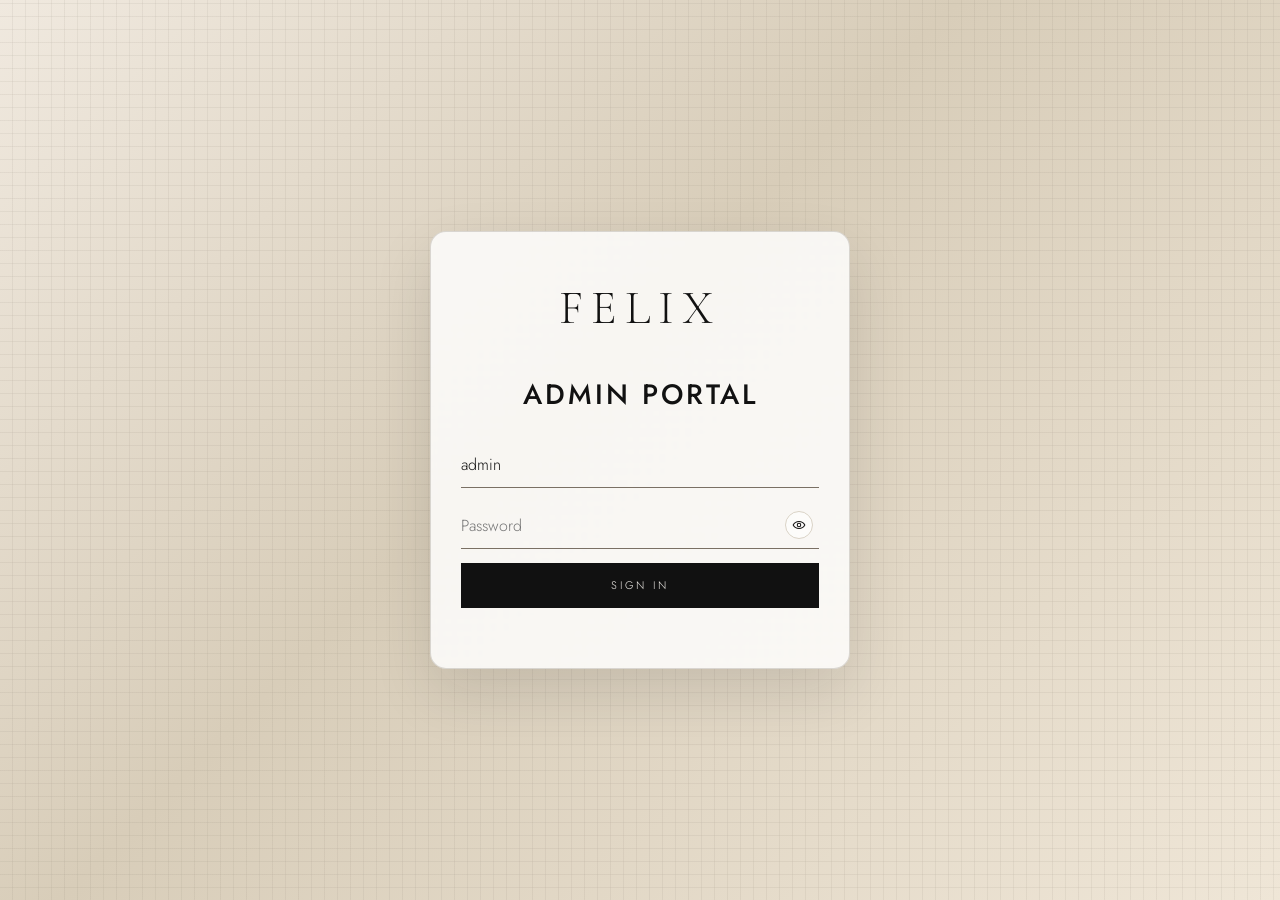
<file: admin/index.html>
<!DOCTYPE html><html lang="en"><head><meta charset="UTF-8"><meta name="viewport" content="width=device-width,initial-scale=1">
<title>Felix Admin – Quotes</title>
<link rel="preconnect" href="https://fonts.googleapis.com">
<link rel="preconnect" href="https://fonts.gstatic.com" crossorigin>
<link href="https://fonts.googleapis.com/css2?family=Cormorant+Garamond:ital,wght@0,500;1,500&family=Jost:wght@300;400;500;600;700&display=swap" rel="stylesheet">
<style>
:root{--ink:#111;--cream:#f6f3ee;--stone:#ebe5da;--sand:#d6ccbb;--taupe:#7a7064;--line:#d9d2c5;--bg:#f4efe9;--panel:#fffdf8;--shadow:rgba(17,17,17,.08);--accent:#1f1d1b;--success:#1e6b4d;--warn:#9b6b1a;--danger:#9a2d2d;--blue:#1b365c}
*{box-sizing:border-box;margin:0}
html{scroll-behavior:smooth}
body{font:300 16px/1.75 'Jost',system-ui,sans-serif;background:var(--bg);color:var(--ink);letter-spacing:.01em}
.hide{display:none!important}
img{max-width:100%;display:block}
a{color:inherit;text-decoration:none}
button,input,select,textarea{font:inherit}
#login{min-height:100vh;display:grid;place-items:center;background:linear-gradient(135deg,#f0e9df,#d8cdb9 44%,#efe6d7);position:relative;overflow:hidden}
#login::before,#login::after{content:"";position:absolute;inset:0;background:repeating-linear-gradient(0deg,transparent 0 12px,rgba(122,112,100,.08) 12px 13px),repeating-linear-gradient(90deg,transparent 0 12px,rgba(122,112,100,.08) 12px 13px);opacity:.55}
#login form{position:relative;z-index:1;background:rgba(255,255,255,.82);backdrop-filter:blur(3px);padding:34px 30px 28px;border:1px solid rgba(122,112,100,.25);box-shadow:0 24px 60px rgba(17,17,17,.12);width:min(92vw,420px);display:grid;gap:14px;border-radius:16px}
#login h1{color:var(--ink);font-size:28px;letter-spacing:3px;text-transform:uppercase;margin-bottom:8px;text-align:center;font-weight:500}
#login .logo{font-family:'Cormorant Garamond',serif;font-size:48px;letter-spacing:8px;text-align:center;margin-bottom:6px}
#login label{font-size:11px;letter-spacing:3px;text-transform:uppercase;color:var(--taupe)}
#login input{background:transparent;border:0;border-bottom:1px solid var(--taupe);padding:10px 0 8px;color:var(--ink);width:100%;outline:none;transition:border-color .2s ease}
#login input:focus{border-color:var(--ink)}
#login .pw-wrap{position:relative}
#login .pw-wrap input{padding-right:52px}
#login .toggle-pw{position:absolute;right:6px;top:50%;transform:translateY(-50%);width:28px;height:28px;border:1px solid var(--line);border-radius:50%;background:rgba(255,255,255,.55);color:var(--ink);display:grid;place-items:center;cursor:pointer;padding:0;line-height:1}
#login .toggle-pw svg{width:14px;height:14px;stroke:currentColor;fill:none;stroke-width:1.8;stroke-linecap:round;stroke-linejoin:round}
#err{color:var(--danger);font-size:13px;min-height:18px}
.btn{display:inline-block;background:var(--ink);color:var(--cream);border:1px solid var(--ink);padding:12px 22px;font-size:11px;letter-spacing:3px;text-transform:uppercase;cursor:pointer;transition:all .25s ease}
.btn:hover{background:transparent;color:var(--ink)}
.btn.red{background:var(--danger);border-color:var(--danger);color:#fff}.btn.red:hover{background:transparent;color:var(--danger)}
.btn.gray{background:#8f867d;border-color:#8f867d;color:#fff}.btn.gray:hover{background:transparent;color:#8f867d}
.btn.line{background:transparent;color:var(--ink)}
.btn.line:hover{background:var(--ink);color:var(--cream)}
header{background:var(--cream);border-bottom:1px solid var(--line);position:sticky;top:0;z-index:20}
header .topbar{max-width:1280px;margin:0 auto;padding:0 28px;height:74px;display:grid;grid-template-columns:auto 1fr auto;align-items:center;column-gap:20px}
header .brand{justify-self:start;color:var(--ink);font-family:'Cormorant Garamond',serif;font-size:34px;letter-spacing:10px;text-transform:uppercase}
header .brand small{display:inline-block;transform:translateY(-6px);font-size:14px;letter-spacing:2px;font-family:'Jost',sans-serif}
header .actions{display:flex;align-items:center;justify-self:end;justify-content:flex-end;gap:18px}
header .link{font-size:11px;letter-spacing:2.5px;text-transform:uppercase;color:var(--ink);position:relative;padding:4px 0}
header .link::after{content:"";position:absolute;left:0;bottom:0;width:0;height:1px;background:var(--ink);transition:width .35s ease}
header .link:hover::after{width:100%}
main{max-width:1200px;margin:28px auto;padding:0 20px 36px}
.stats{display:grid;grid-template-columns:repeat(auto-fit,minmax(170px,1fr));gap:16px;margin-bottom:22px}
.stat{background:var(--panel);border:1px solid var(--line);padding:20px 18px;border-left:5px solid #b9a999;box-shadow:0 8px 18px var(--shadow)}
.stat b{display:block;font-family:'Cormorant Garamond',serif;font-size:38px;line-height:1}.stat small{color:var(--taupe);font-size:11px;letter-spacing:3px;text-transform:uppercase}
.tools{display:flex;gap:12px;margin-bottom:16px;flex-wrap:wrap}
.tools input,.tools select{flex:1;min-width:180px;border:1px solid var(--line);background:var(--panel);padding:11px 12px;color:var(--ink);border-radius:10px;outline:none}
.tools select{max-width:200px}
.tw{background:var(--panel);border:1px solid var(--line);border-radius:12px;overflow-x:auto;box-shadow:0 8px 18px var(--shadow)}
table{width:100%;border-collapse:collapse}
th,td{padding:14px 16px;text-align:left;border-bottom:1px solid var(--line);white-space:nowrap}
th{background:#f1ebdf;font-size:11px;text-transform:uppercase;color:var(--taupe);letter-spacing:2px}
tbody tr{cursor:pointer;transition:background .2s ease}
tbody tr:hover{background:rgba(214,204,187,.18)}
.tag{display:inline-block;padding:4px 10px;border-radius:999px;font-size:12px;font-weight:600;border:1px solid transparent}
.New{background:#edf4fd;color:#244d7d;border-color:#dfe9f7}.InProgress{background:#fff4dc;color:#915d0a;border-color:#f1e0b5}.Quoted{background:#eaf7ef;color:#266b48;border-color:#d0e9d8}.Closed{background:#efefef;color:#4a4a4a;border-color:#e1e1e1}
#modal{position:fixed;inset:0;background:rgba(17,17,17,.5);display:grid;place-items:center;padding:16px;z-index:40}
#box{background:var(--panel);border:1px solid var(--line);border-radius:16px;padding:26px 24px;width:min(92vw,620px);max-height:92vh;overflow:auto;box-shadow:0 30px 60px rgba(17,17,17,.12)}
#box h2{font-family:'Cormorant Garamond',serif;font-size:42px;letter-spacing:1px;margin-bottom:10px}
#box label{display:block;margin-top:12px;font-size:11px;letter-spacing:2px;text-transform:uppercase;color:var(--taupe)}
#box select,#box textarea{width:100%;margin-top:8px;border:1px solid var(--line);background:#fff;padding:10px 12px;border-radius:10px;color:var(--ink);outline:none}
#box textarea{min-height:110px;resize:vertical}
dl{display:grid;grid-template-columns:120px 1fr;gap:8px 12px;padding:8px 0}
dt{color:var(--taupe);font-weight:600}dd{word-break:break-word}
.acts{display:flex;gap:10px;justify-content:flex-end;margin-top:18px;flex-wrap:wrap}.empty{padding:44px;text-align:center;color:var(--taupe);font-size:15px}
@media (max-width:640px){header .topbar{grid-template-columns:1fr auto 1fr;padding:0 18px}header .brand{font-size:28px;letter-spacing:6px}.tools{display:grid}.tools select{max-width:none}}
</style></head><body>
<div id="login"><form id="lf"><div class="logo">FELIX</div><h1>Admin Portal</h1><input id="u" placeholder="Username" value="admin" autocomplete="username"><div class="pw-wrap"><input id="p" type="password" placeholder="Password" autocomplete="current-password"><button type="button" class="toggle-pw" id="pwToggle" aria-label="Show password" title="Show password"><svg viewBox="0 0 24 24" aria-hidden="true"><path d="M2 12s3.5-6 10-6 10 6 10 6-3.5 6-10 6S2 12 2 12Z"></path><circle cx="12" cy="12" r="3"></circle></svg></button></div><button class="btn">Sign in</button><div id="err"></div></form></div>
<div id="app" class="hide"><header><div class="topbar"><div class="brand">FELIX CORPORATION <small>ADMIN</small></div><div class="actions"><button class="btn gray" id="exp">Export CSV</button> <button class="btn gray" id="out">Logout</button></div></div></header>
<main><div class="stats" id="stats"></div>
<div class="tools"><input id="q" placeholder="Search name, company, email, product…"><select id="fs"><option value="">All statuses</option><option>New</option><option>In Progress</option><option>Quoted</option><option>Closed</option></select><button class="btn" id="rf">Refresh</button></div>
<div class="tw"><table><thead><tr><th>#</th><th>Date</th><th>Name</th><th>Company</th><th>Product</th><th>Qty</th><th>Status</th></tr></thead><tbody id="tb"></tbody></table><div id="em" class="empty hide">No quote requests found.</div></div></main></div>
<div id="modal" class="hide"><div id="box"></div></div>
<script>
let T=sessionStorage.getItem("t"),D=[];const $=i=>document.getElementById(i);
const esc=s=>String(s??"").replace(/[&<>"]/g,c=>({"&":"&amp;","<":"&lt;",">":"&gt;",'"':"&quot;"}[c]));
const pw=$("p"),pwToggle=$("pwToggle");
const eyeOpen='<svg viewBox="0 0 24 24" aria-hidden="true"><path d="M2 12s3.5-6 10-6 10 6 10 6-3.5 6-10 6S2 12 2 12Z"></path><circle cx="12" cy="12" r="3"></circle></svg>';
const eyeClosed='<svg viewBox="0 0 24 24" aria-hidden="true"><path d="M2 12s3.5-6 10-6 10 6 10 6-3.5 6-10 6S2 12 2 12Z"></path><circle cx="12" cy="12" r="3"></circle><path d="M4 4l16 16"></path></svg>';
if(pw&&pwToggle){pwToggle.innerHTML=eyeOpen;pwToggle.addEventListener("click",()=>{const show=pw.type==="password";pw.type=show?"text":"password";pwToggle.innerHTML=show?eyeClosed:eyeOpen;pwToggle.setAttribute("aria-label",show?"Hide password":"Show password");pwToggle.setAttribute("title",show?"Hide password":"Show password");pw.focus();});}
async function api(p,b){const r=await fetch(p,{method:b?"POST":"GET",headers:{"Content-Type":"application/json","X-Token":T||""},body:b?JSON.stringify(b):undefined});
if(r.status==401&&p!="/api/login"){logout();throw 0}return r}
function logout(){sessionStorage.removeItem("t");location.reload()}
$("lf").onsubmit=async e=>{e.preventDefault();const r=await api("/api/login",{user:$("u").value,password:$("p").value});const j=await r.json();
if(j.token){T=j.token;sessionStorage.setItem("t",T);start()}else $("err").textContent=j.error}
$("out").onclick=logout;
$("exp").onclick=async()=>{const b=await(await api("/api/export")).blob();const a=document.createElement("a");a.href=URL.createObjectURL(b);a.download="quotes.csv";a.click()};
async function load(){D=await(await api("/api/quotes")).json();render()}
function start(){$("login").classList.add("hide");$("app").classList.remove("hide");load();setInterval(load,15000)}
function render(){const c=s=>D.filter(d=>d.status==s).length;
$("stats").innerHTML=[["Total",D.length],["New",c("New")],["In Progress",c("In Progress")],["Quoted",c("Quoted")]].map(([a,b])=>`<div class="stat"><b>${b}</b><small>${a}</small></div>`).join("");
const q=$("q").value.toLowerCase(),s=$("fs").value;
const L=D.filter(d=>(!s||d.status==s)&&(!q||[d.name,d.company,d.email,d.product].join(" ").toLowerCase().includes(q)));
$("em").classList.toggle("hide",L.length>0);
$("tb").innerHTML=L.map(d=>`<tr data-id="${d.id}"><td>${d.id}</td><td>${esc(d.created_at.slice(0,16))}</td><td>${esc(d.name)}</td><td>${esc(d.company)}</td><td>${esc(d.product)}</td><td>${esc(d.quantity)}</td><td><span class="tag ${d.status.replace(" ","")}">${d.status}</span></td></tr>`).join("")}
$("q").oninput=$("fs").onchange=render;$("rf").onclick=load;
$("tb").onclick=e=>{const tr=e.target.closest("tr");if(!tr)return;const d=D.find(x=>x.id==tr.dataset.id);
$("box").innerHTML=`<h2>Quote #${d.id}</h2><dl><dt>Name</dt><dd>${esc(d.name)}</dd><dt>Company</dt><dd>${esc(d.company)}</dd><dt>Email</dt><dd><a href="mailto:${esc(d.email)}">${esc(d.email)}</a></dd><dt>Phone</dt><dd>${esc(d.phone)}</dd><dt>Product</dt><dd>${esc(d.product)}</dd><dt>Quantity</dt><dd>${esc(d.quantity)}</dd><dt>Specs</dt><dd>${esc(d.specs)}</dd><dt>Message</dt><dd>${esc(d.message)}</dd><dt>Received</dt><dd>${esc(d.created_at)} UTC</dd></dl>
<label>Status<select id="ms">${["New","In Progress","Quoted","Closed"].map(s=>`<option ${s==d.status?"selected":""}>${s}</option>`).join("")}</select></label>
<label>Internal notes<textarea id="mn" rows="3">${esc(d.notes)}</textarea></label>
<div class="acts"><button class="btn red" id="md">Delete</button><button class="btn gray" id="mc">Close</button><button class="btn" id="mv">Save</button></div>`;
$("modal").classList.remove("hide");$("mc").onclick=()=>$("modal").classList.add("hide");
$("mv").onclick=async()=>{await api("/api/update",{id:d.id,status:$("ms").value,notes:$("mn").value});$("modal").classList.add("hide");load()};
$("md").onclick=async()=>{if(confirm("Delete this quote permanently?")){await api("/api/delete",{id:d.id});$("modal").classList.add("hide");load()}}};
$("modal").onclick=e=>{if(e.target.id=="modal")$("modal").classList.add("hide")};
if(T)start();
</script></body></html>
</file>
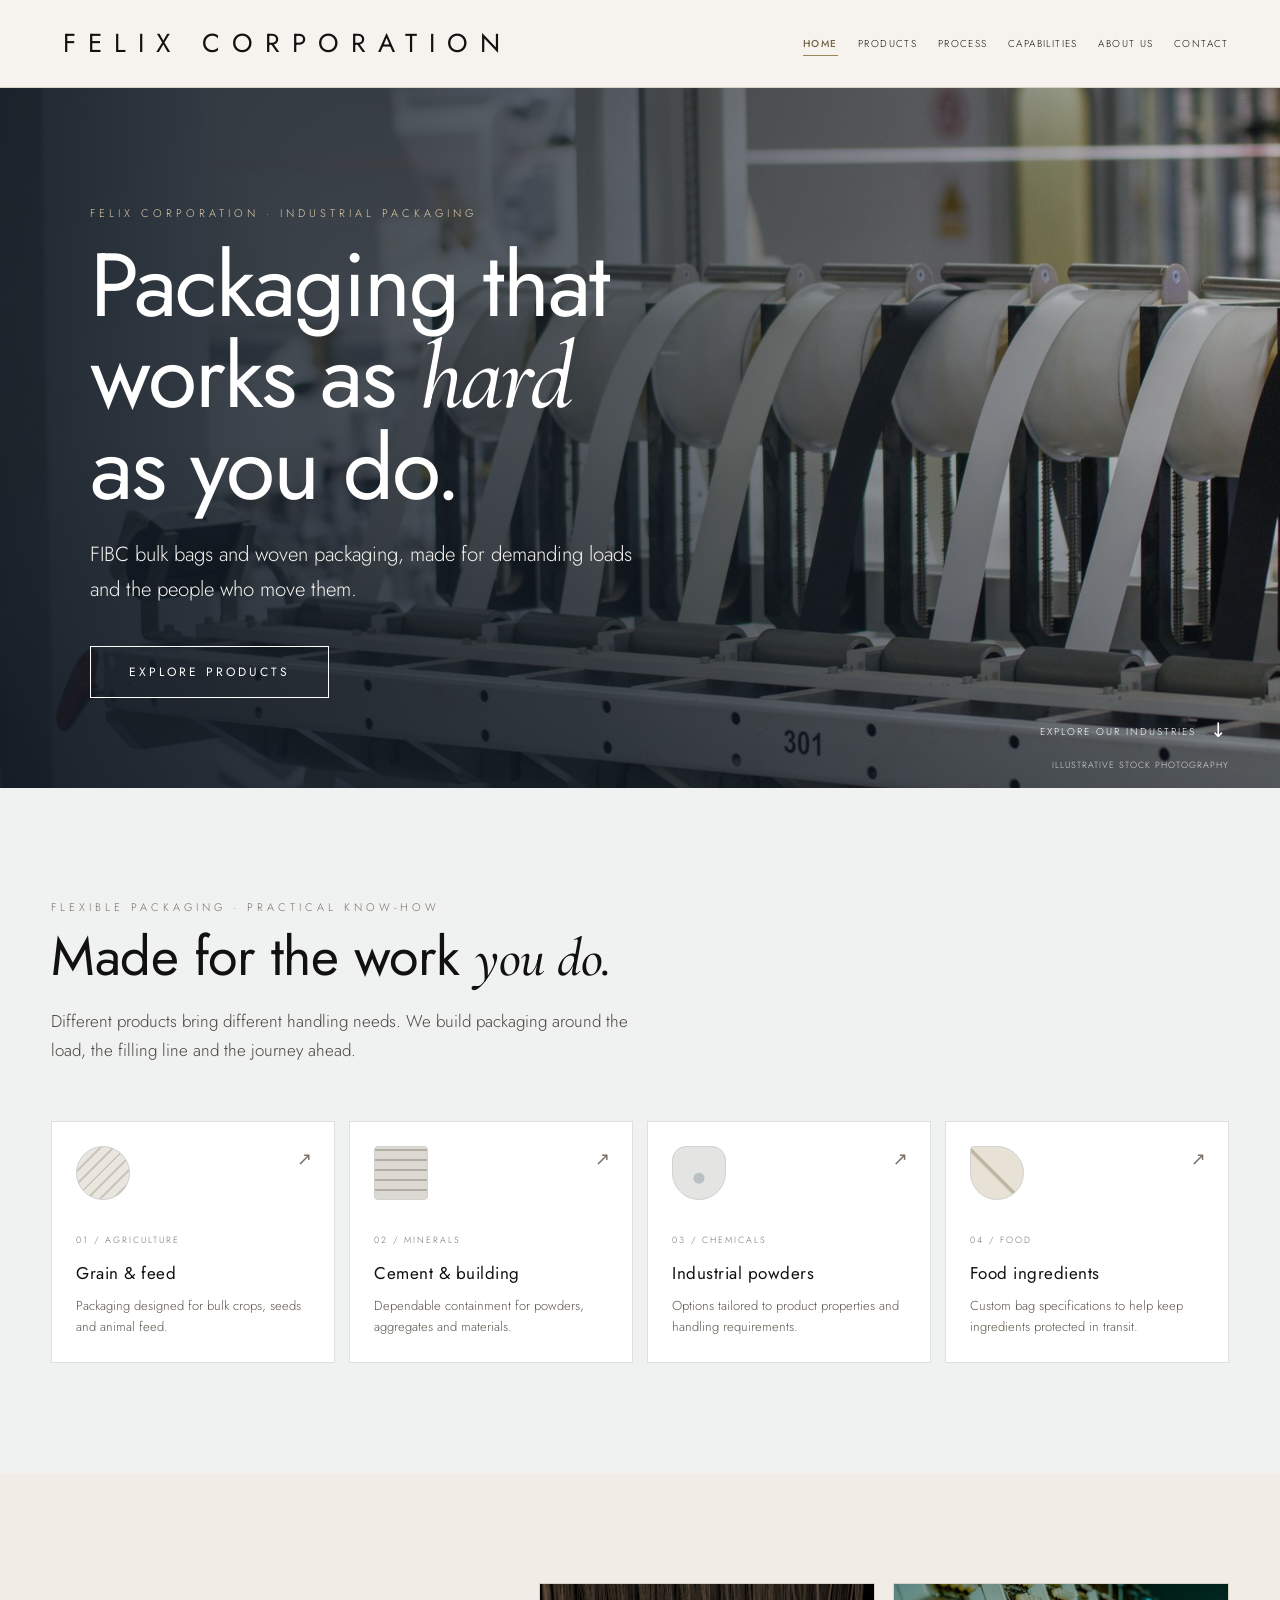
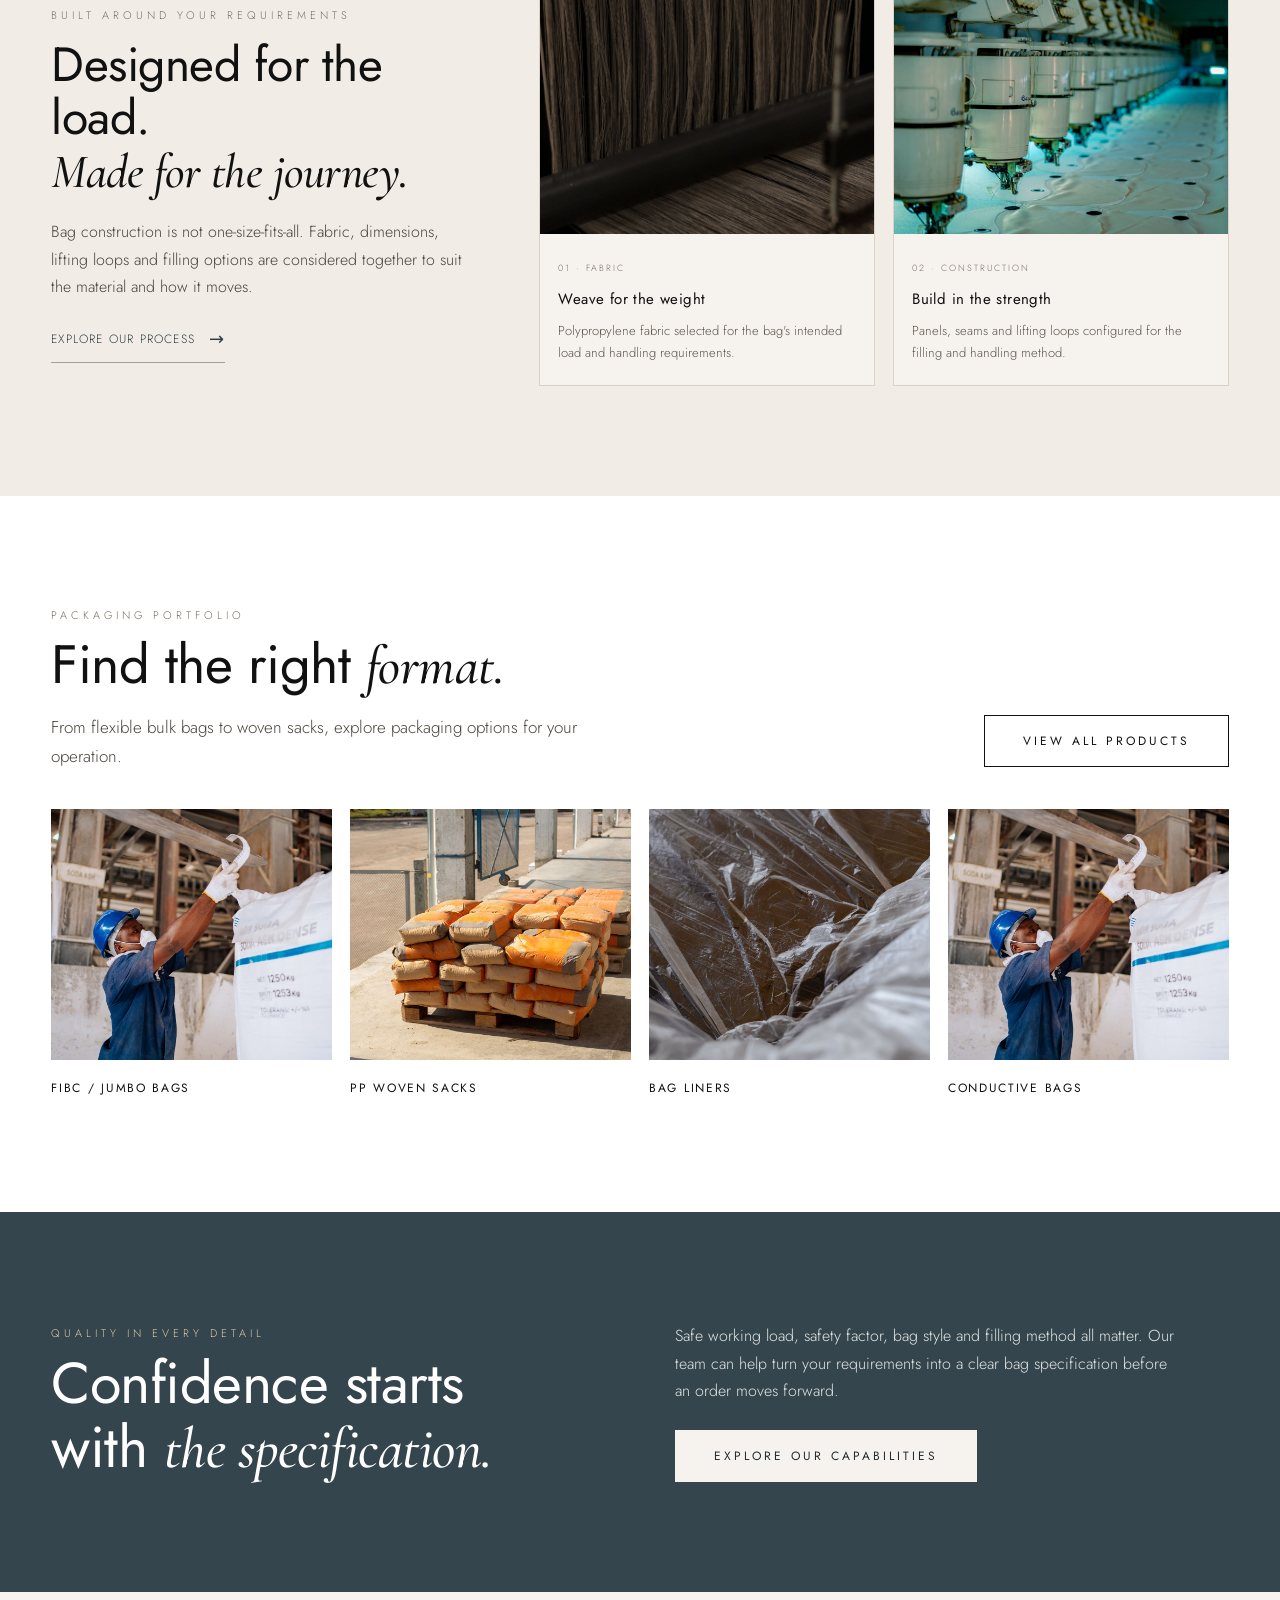
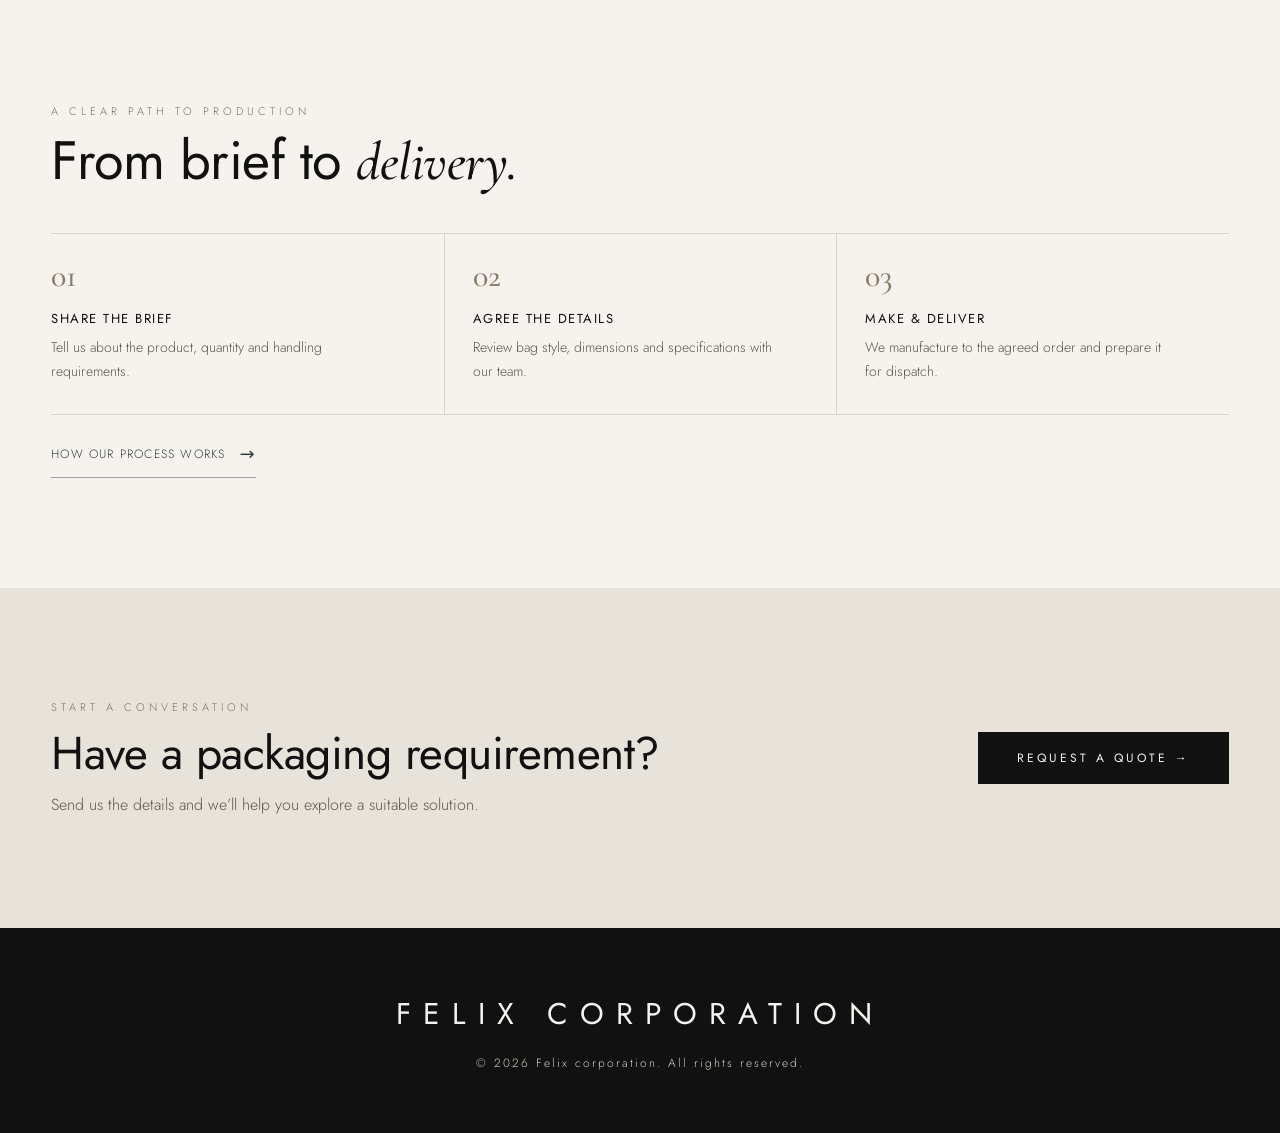
<file: website/index.html>
<!DOCTYPE html>
<html lang="en"><head><meta charset="UTF-8"><meta name="viewport" content="width=device-width,initial-scale=1">
<title>Felix corporation | Industrial Bulk Packaging</title>
<meta name="description" content="Explore FIBC bulk bags, PP woven sacks and custom industrial packaging from Felix corporation. Built around your load and handling needs.">
<link rel="preconnect" href="https://fonts.googleapis.com"><link rel="preconnect" href="https://fonts.gstatic.com" crossorigin>
<link href="https://fonts.googleapis.com/css2?family=Cormorant+Garamond:ital,wght@0,500;1,500&family=Jost:wght@300;400;500&display=swap" rel="stylesheet">
<link rel="stylesheet" href="style.css?v=stock-photos"></head><body>
<header class="nav" id="nav"><div class="bar">
<a class="logo" href="index.html">FELIX CORPORATION</a>
<button id="burger" aria-label="Open navigation menu" aria-expanded="false" aria-controls="menu">MENU</button>
<nav id="menu" class="menu"><a href="index.html" aria-current="page">Home</a><a href="products.html">Products</a><a href="process.html">Process</a><a href="capabilities.html">Capabilities</a><a href="about.html">About us</a><a href="contact.html">Contact</a></nav>
</div></header>

<section id="home" class="home-hero">
<img class="home-hero-image" src="images/stock-factory.jpg" alt="Illustrative stock photo of industrial material moving through manufacturing equipment">
<p class="home-photo-note">Illustrative stock photography</p>
<div class="home-hero-copy"><p class="eyebrow">Felix corporation · Industrial packaging</p>
<h1>Packaging that<br>works as <i>hard</i><br>as you do.</h1>
<p class="lead">FIBC bulk bags and woven packaging, made for demanding loads and the people who move them.</p>
<div class="cta"><a class="btn line" href="products.html">Explore Products</a></div>
</div>
<a class="hero-scroll" href="#sectors">Explore our industries <span aria-hidden="true">↓</span></a>
</section>

<section class="sectors" id="sectors"><div class="wrap">
<div class="head sector-heading"><p class="tag">Flexible packaging · Practical know-how</p><h2>Made for the work <i>you do.</i></h2><p class="lead">Different products bring different handling needs. We build packaging around the load, the filling line and the journey ahead.</p></div>
<div class="sector-grid">
<a class="sector-card" href="products.html"><span class="sector-mark mark-grain" aria-hidden="true"></span><span class="sector-label">01 / AGRICULTURE</span><h3>Grain &amp; feed</h3><p>Packaging designed for bulk crops, seeds and animal feed.</p><span class="sector-arrow" aria-hidden="true">↗</span></a>
<a class="sector-card" href="products.html"><span class="sector-mark mark-mineral" aria-hidden="true"></span><span class="sector-label">02 / MINERALS</span><h3>Cement &amp; building</h3><p>Dependable containment for powders, aggregates and materials.</p><span class="sector-arrow" aria-hidden="true">↗</span></a>
<a class="sector-card" href="products.html"><span class="sector-mark mark-chemical" aria-hidden="true"></span><span class="sector-label">03 / CHEMICALS</span><h3>Industrial powders</h3><p>Options tailored to product properties and handling requirements.</p><span class="sector-arrow" aria-hidden="true">↗</span></a>
<a class="sector-card" href="products.html"><span class="sector-mark mark-food" aria-hidden="true"></span><span class="sector-label">04 / FOOD</span><h3>Food ingredients</h3><p>Custom bag specifications to help keep ingredients protected in transit.</p><span class="sector-arrow" aria-hidden="true">↗</span></a>
</div>
</div></section>

<section class="making"><div class="wrap making-layout">
<div class="making-intro"><p class="tag">Built around your requirements</p><h2>Designed for the load.<br><i>Made for the journey.</i></h2><p class="lead">Bag construction is not one-size-fits-all. Fabric, dimensions, lifting loops and filling options are considered together to suit the material and how it moves.</p><a class="text-link" href="process.html">Explore our process <span aria-hidden="true">→</span></a></div>
<div class="making-grid">
<article class="making-card rv"><img src="images/stock-textile-machine.jpg" alt="Illustrative stock photo of industrial textile threads on a production machine"><div><span>01 · FABRIC</span><h3>Weave for the weight</h3><p>Polypropylene fabric selected for the bag's intended load and handling requirements.</p></div></article>
<article class="making-card rv"><img src="images/stock-sewing-floor.jpg" alt="Illustrative stock photo of industrial sewing machines in a textile workshop"><div><span>02 · CONSTRUCTION</span><h3>Build in the strength</h3><p>Panels, seams and lifting loops configured for the filling and handling method.</p></div></article>
</div>
</div></section>

<section class="featured-products"><div class="wrap">
<div class="section-top"><div class="head"><p class="tag">Packaging portfolio</p><h2>Find the right <i>format.</i></h2><p class="lead">From flexible bulk bags to woven sacks, explore packaging options for your operation.</p></div><a class="btn line" href="products.html">View all products</a></div>
<div class="grid" id="pgrid"></div>
</div></section>

<section class="quality-band"><div class="wrap quality-layout">
<div><p class="tag">Quality in every detail</p><h2>Confidence starts<br>with <i>the specification.</i></h2></div>
<div><p>Safe working load, safety factor, bag style and filling method all matter. Our team can help turn your requirements into a clear bag specification before an order moves forward.</p><a class="btn quality-btn" href="capabilities.html">Explore our capabilities</a></div>
</div></section>

<section class="process-preview"><div class="wrap"><div class="head"><p class="tag">A clear path to production</p><h2>From brief to <i>delivery.</i></h2></div>
<div class="process-steps">
<article><span>01</span><h3>Share the brief</h3><p>Tell us about the product, quantity and handling requirements.</p></article>
<article><span>02</span><h3>Agree the details</h3><p>Review bag style, dimensions and specifications with our team.</p></article>
<article><span>03</span><h3>Make &amp; deliver</h3><p>We manufacture to the agreed order and prepare it for dispatch.</p></article>
</div><a class="text-link" href="process.html">How our process works <span aria-hidden="true">→</span></a></div></section>

<section class="home-cta"><div class="wrap home-cta-inner"><div><p class="tag">Start a conversation</p><h2>Have a packaging requirement?</h2><p>Send us the details and we’ll help you explore a suitable solution.</p></div><a class="btn" href="contact.html#quote">Request a quote <span aria-hidden="true">→</span></a></div></section>
<footer><div class="logo">FELIX CORPORATION</div><p>© <span id="yr"></span> Felix corporation. All rights reserved.</p></footer>
<script src="script.js?v=stock-photos"></script></body></html>
</file>
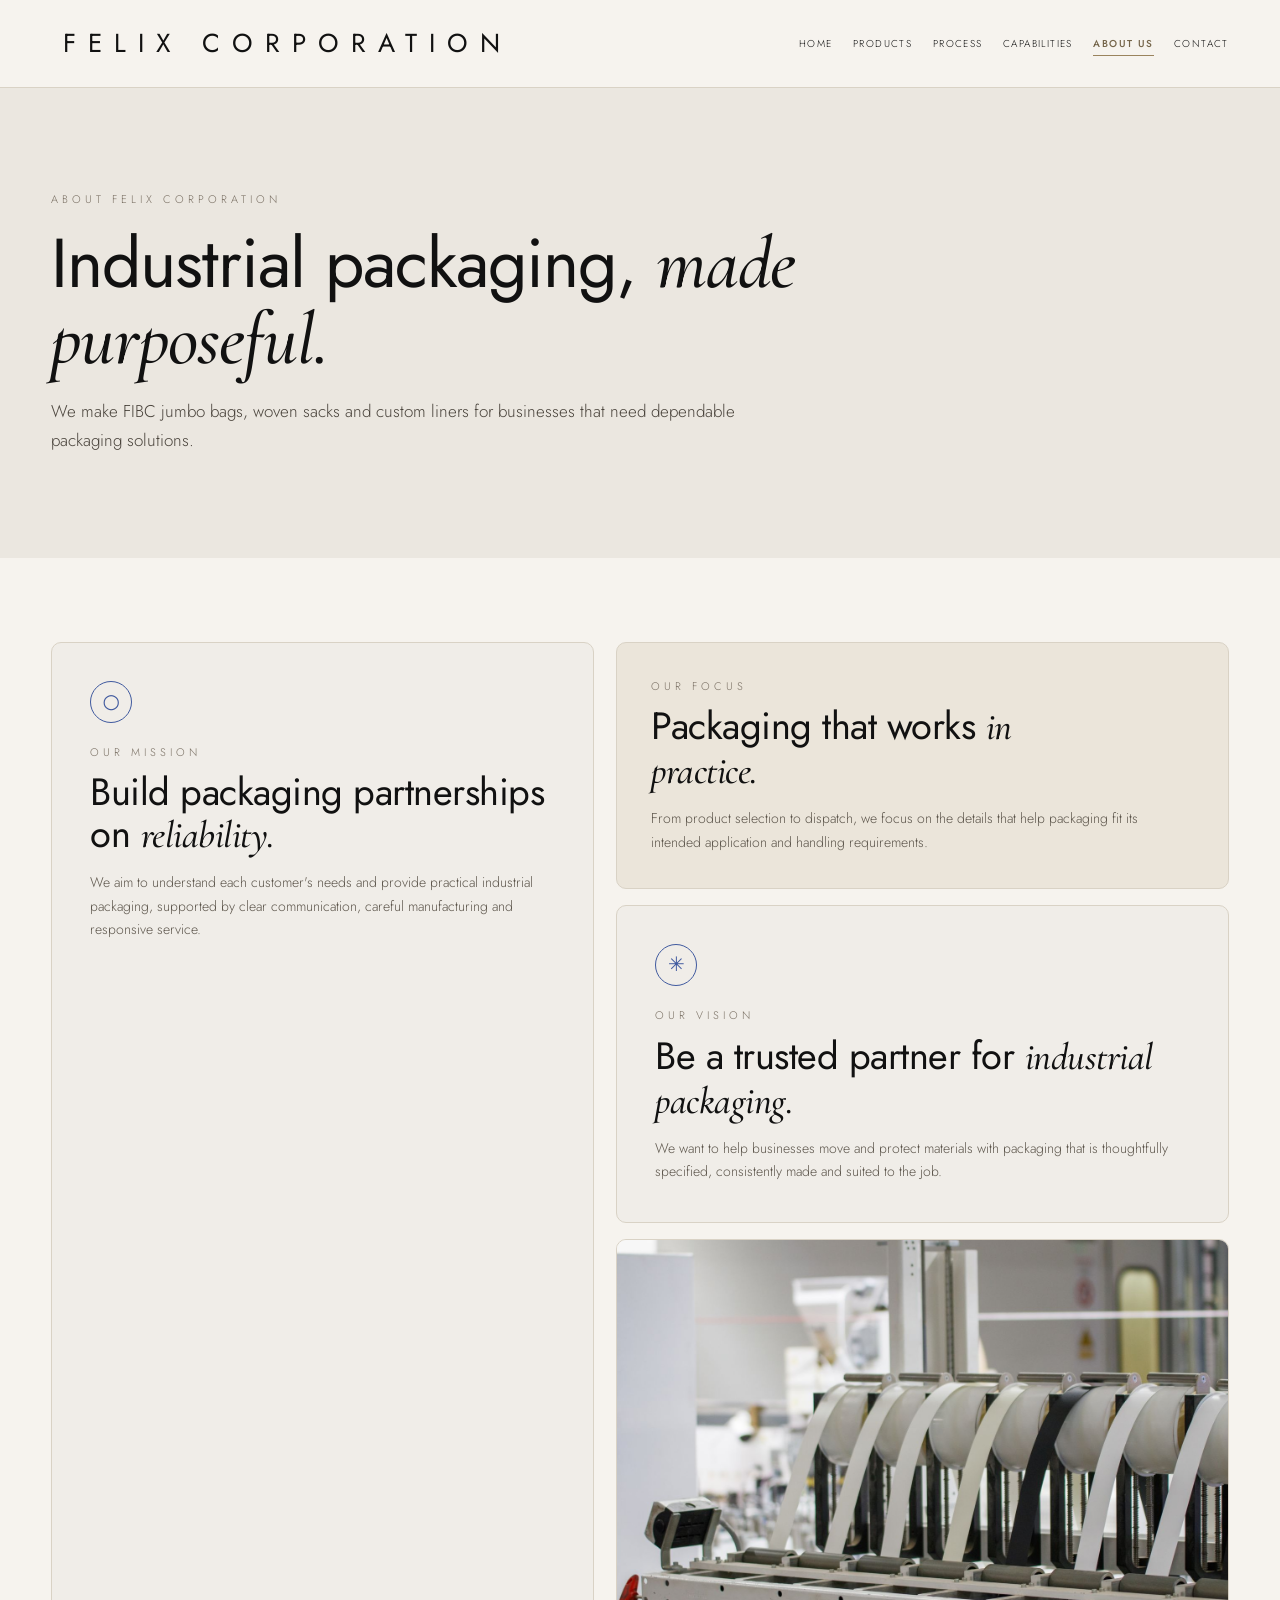
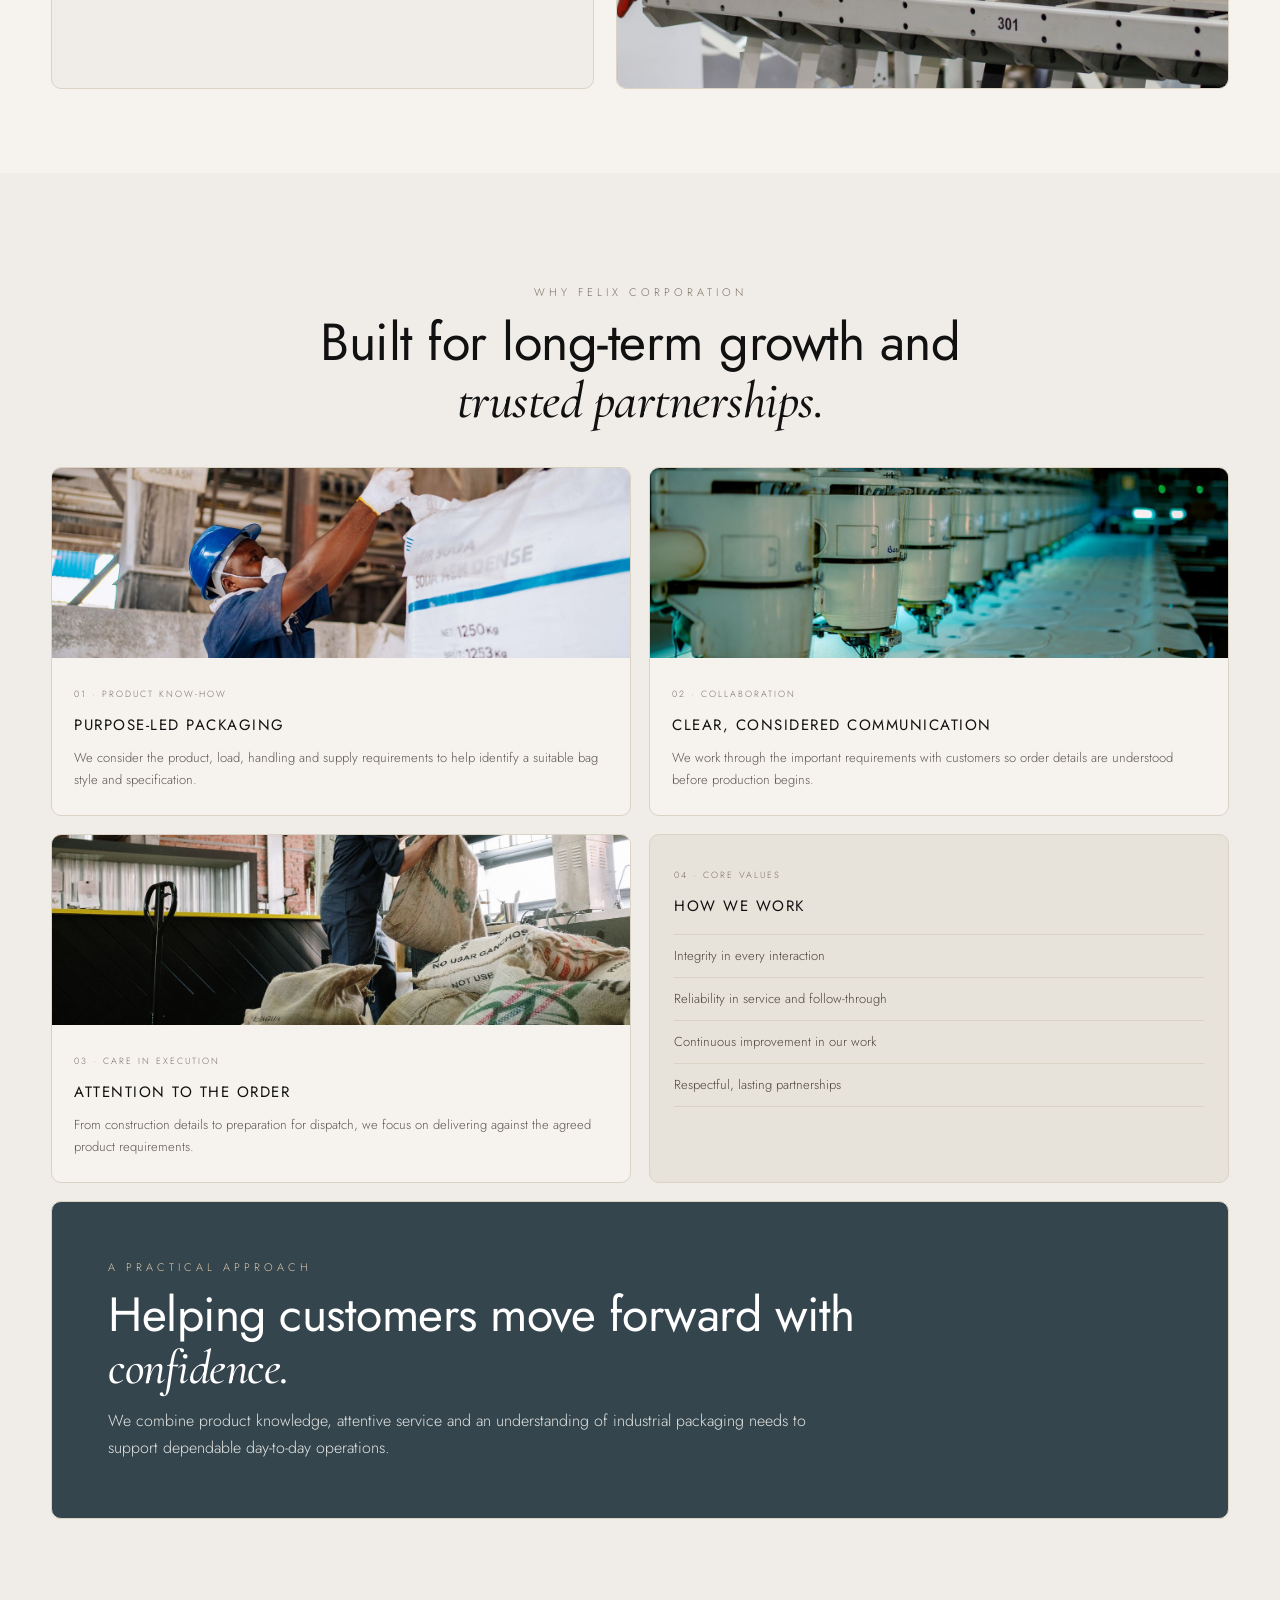
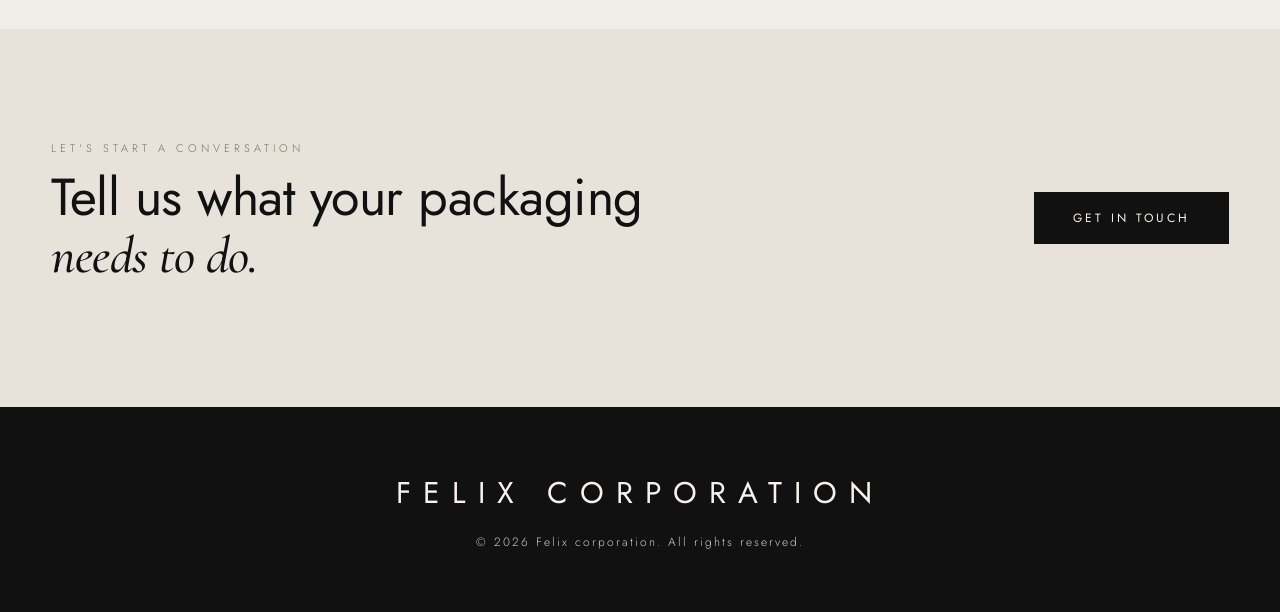
<file: website/about.html>
<!DOCTYPE html>
<html lang="en"><head><meta charset="UTF-8"><meta name="viewport" content="width=device-width,initial-scale=1">
<title>About Us | Felix corporation</title>
<meta name="description" content="About Felix corporation and its industrial packaging products.">
<link rel="preconnect" href="https://fonts.googleapis.com"><link rel="preconnect" href="https://fonts.gstatic.com" crossorigin>
<link href="https://fonts.googleapis.com/css2?family=Cormorant+Garamond:ital,wght@0,500;1,500&family=Jost:wght@300;400;500&display=swap" rel="stylesheet">
<link rel="stylesheet" href="style.css?v=stock-photos"></head><body>
<header class="nav" id="nav"><div class="bar">
<a class="logo" href="index.html">FELIX CORPORATION</a>
<button id="burger" aria-label="Open navigation menu" aria-expanded="false" aria-controls="menu">MENU</button>
<nav id="menu" class="menu"><a href="index.html">Home</a><a href="products.html">Products</a><a href="process.html">Process</a><a href="capabilities.html">Capabilities</a><a href="about.html" aria-current="page">About us</a><a href="contact.html">Contact</a></nav>
</div></header>
<main>
<header class="page-hero about-hero"><p class="eyebrow">About Felix corporation</p><h1>Industrial packaging, <i>made purposeful.</i></h1><p class="lead">We make FIBC jumbo bags, woven sacks and custom liners for businesses that need dependable packaging solutions.</p></header>
<section class="about-foundation"><div class="wrap about-foundation-grid">
<article class="about-statement about-mission"><span class="about-mark" aria-hidden="true">○</span><p class="tag">Our mission</p><h2>Build packaging partnerships on <i>reliability.</i></h2><p>We aim to understand each customer's needs and provide practical industrial packaging, supported by clear communication, careful manufacturing and responsive service.</p></article>
<div class="about-side">
<article class="about-history"><p class="tag">Our focus</p><h2>Packaging that works <i>in practice.</i></h2><p>From product selection to dispatch, we focus on the details that help packaging fit its intended application and handling requirements.</p></article>
<article class="about-statement about-vision"><span class="about-mark" aria-hidden="true">✳</span><p class="tag">Our vision</p><h2>Be a trusted partner for <i>industrial packaging.</i></h2><p>We want to help businesses move and protect materials with packaging that is thoughtfully specified, consistently made and suited to the job.</p></article>
<figure class="about-image"><img src="images/stock-factory.jpg" alt="Illustrative stock photo of equipment in an industrial production facility"><figcaption>Illustrative industrial photography. Packaging expertise, from specification through production.</figcaption></figure>
</div>
</div></section>
<section class="about-difference"><div class="wrap">
<div class="about-heading"><p class="tag">Why Felix corporation</p><h2>Built for long-term growth and<br><i>trusted partnerships.</i></h2></div>
<div class="about-card-grid">
<article class="about-card"><img src="images/stock-bulk-bag.jpg" alt="Illustrative stock photo of a worker handling a large bulk bag"><div><span>01 · PRODUCT KNOW-HOW</span><h3>Purpose-led packaging</h3><p>We consider the product, load, handling and supply requirements to help identify a suitable bag style and specification.</p></div></article>
<article class="about-card"><img src="images/stock-sewing-floor.jpg" alt="Illustrative stock photo of sewing equipment in a textile workshop"><div><span>02 · COLLABORATION</span><h3>Clear, considered communication</h3><p>We work through the important requirements with customers so order details are understood before production begins.</p></div></article>
<article class="about-card"><img src="images/stock-sack-worker.jpg" alt="Illustrative stock photo of a warehouse worker moving printed sacks"><div><span>03 · CARE IN EXECUTION</span><h3>Attention to the order</h3><p>From construction details to preparation for dispatch, we focus on delivering against the agreed product requirements.</p></div></article>
<article class="about-values"><span>04 · CORE VALUES</span><h3>How we work</h3><ul><li>Integrity in every interaction</li><li>Reliability in service and follow-through</li><li>Continuous improvement in our work</li><li>Respectful, lasting partnerships</li></ul></article>
</div>
<div class="about-why"><p class="tag">A practical approach</p><h2>Helping customers move forward with <i>confidence.</i></h2><p>We combine product knowledge, attentive service and an understanding of industrial packaging needs to support dependable day-to-day operations.</p></div>
</div></section>
<section class="about-contact"><div class="wrap about-contact-inner"><div><p class="tag">Let's start a conversation</p><h2>Tell us what your packaging <i>needs to do.</i></h2></div><a class="btn" href="contact.html">Get in touch</a></div></section>
</main>
<footer><div class="logo">FELIX CORPORATION</div><p>© <span id="yr"></span> Felix corporation. All rights reserved.</p></footer>
<script src="script.js?v=stock-photos"></script></body></html>
</file>
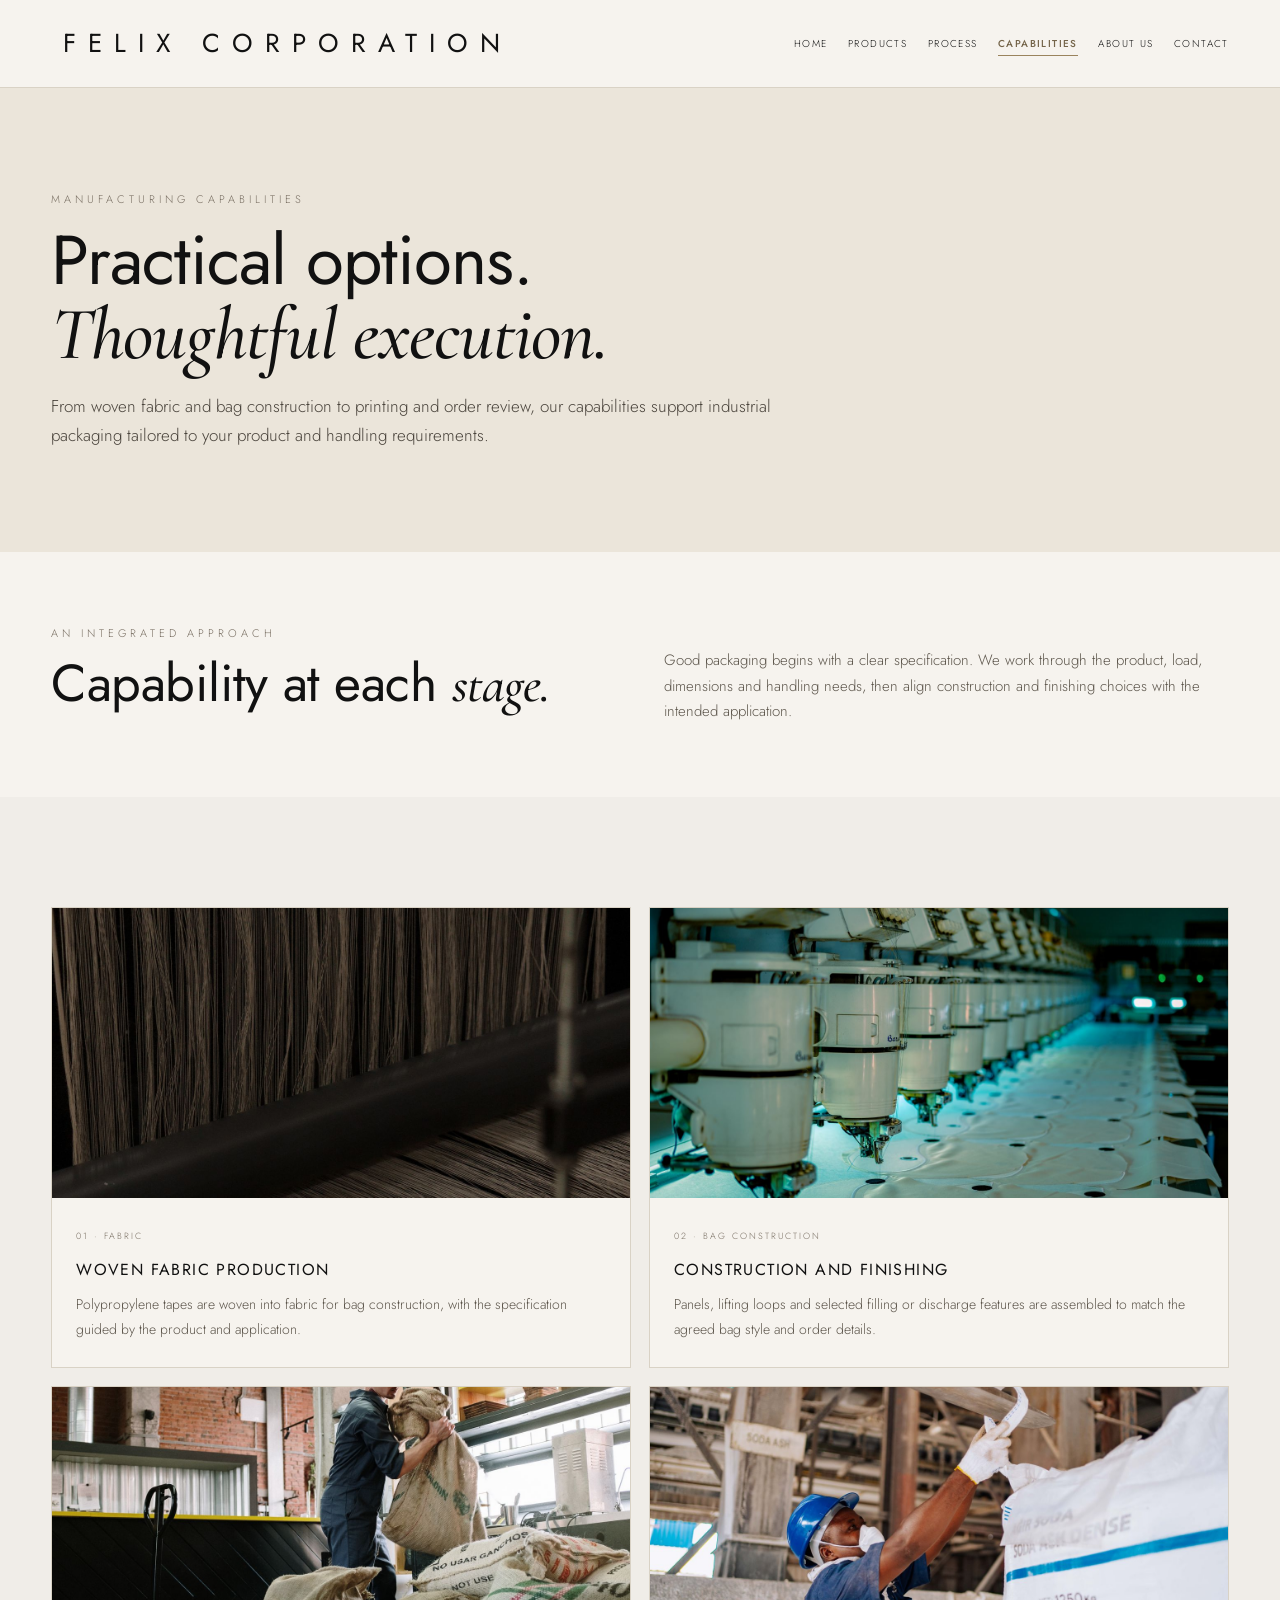
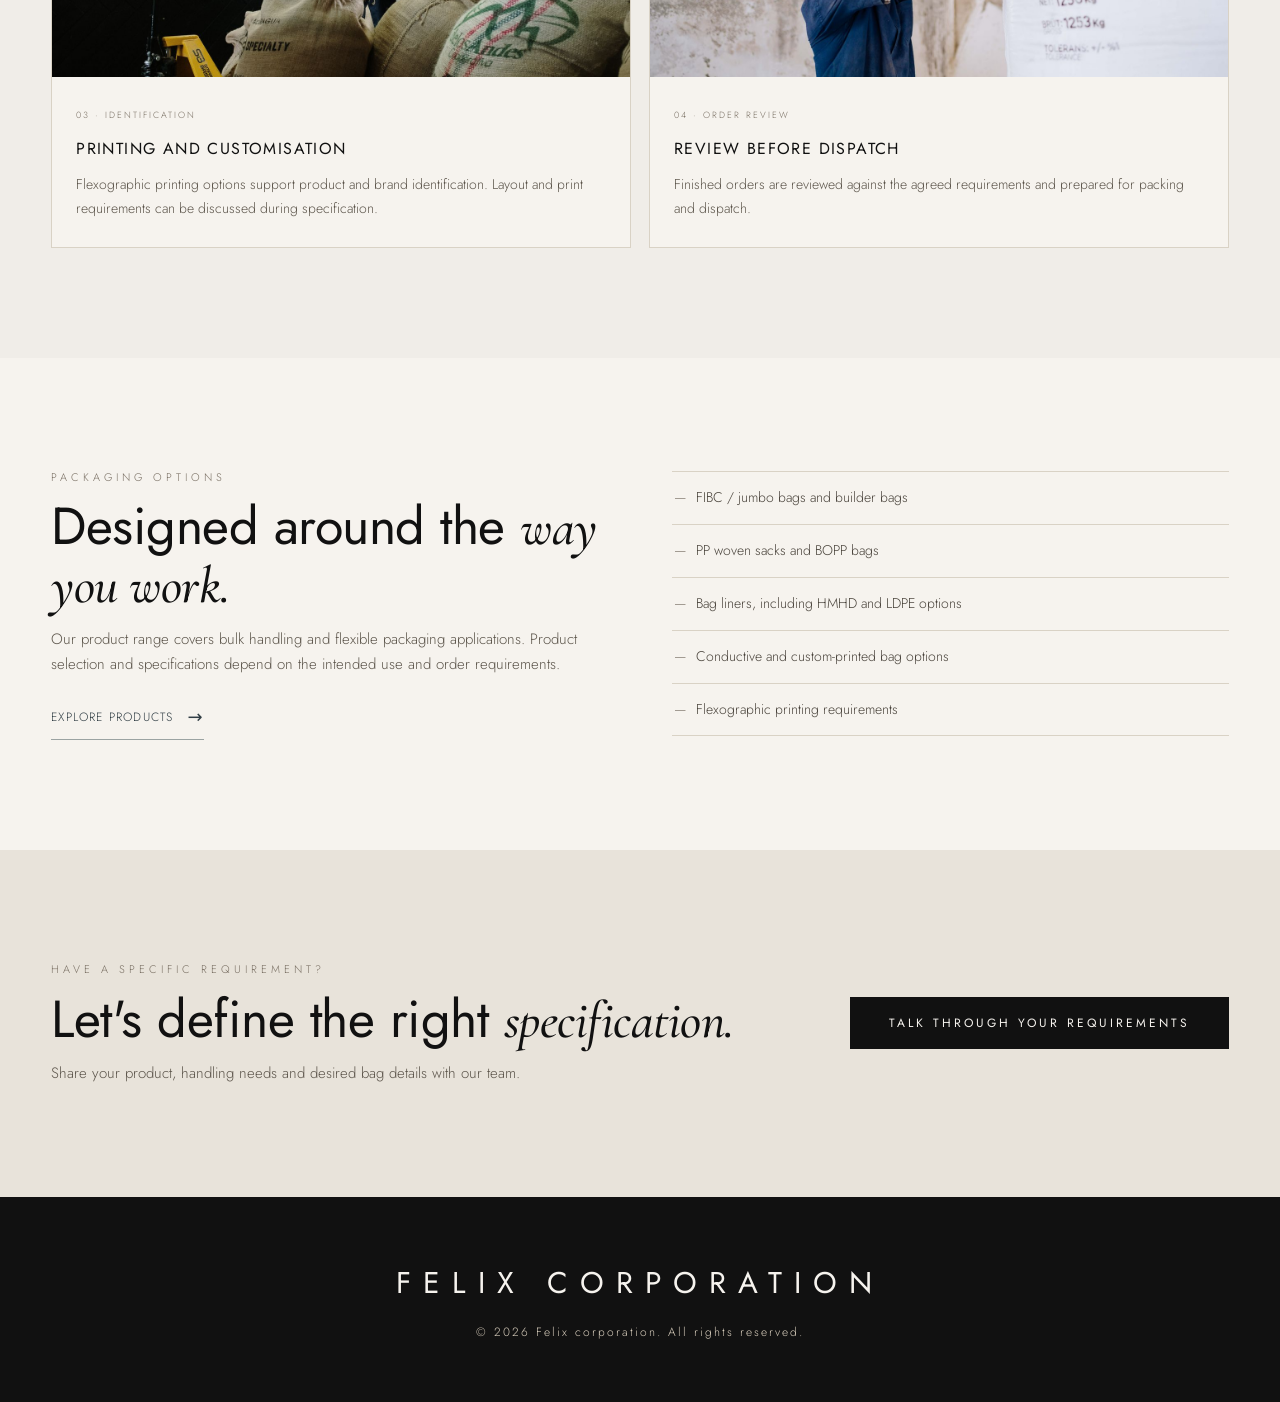
<file: website/capabilities.html>
<!DOCTYPE html>
<html lang="en"><head><meta charset="UTF-8"><meta name="viewport" content="width=device-width,initial-scale=1">
<title>Capabilities | Felix corporation</title>
<meta name="description" content="Explore Felix corporation industrial packaging capabilities, including woven fabric, bag construction, printing and order review.">
<link rel="preconnect" href="https://fonts.googleapis.com"><link rel="preconnect" href="https://fonts.gstatic.com" crossorigin>
<link href="https://fonts.googleapis.com/css2?family=Cormorant+Garamond:ital,wght@0,500;1,500&family=Jost:wght@300;400;500&display=swap" rel="stylesheet">
<link rel="stylesheet" href="style.css?v=stock-photos"></head><body>
<header class="nav" id="nav"><div class="bar">
<a class="logo" href="index.html">FELIX CORPORATION</a>
<button id="burger" aria-label="Open navigation menu" aria-expanded="false" aria-controls="menu">MENU</button>
<nav id="menu" class="menu"><a href="index.html">Home</a><a href="products.html">Products</a><a href="process.html">Process</a><a href="capabilities.html" aria-current="page">Capabilities</a><a href="about.html">About us</a><a href="contact.html">Contact</a></nav>
</div></header>
<main>
<header class="page-hero capabilities-hero"><p class="eyebrow">Manufacturing capabilities</p><h1>Practical options.<br><i>Thoughtful execution.</i></h1><p class="lead">From woven fabric and bag construction to printing and order review, our capabilities support industrial packaging tailored to your product and handling requirements.</p></header>
<section class="capabilities-intro"><div class="wrap capabilities-intro-layout">
<div><p class="tag">An integrated approach</p><h2>Capability at each <i>stage.</i></h2></div>
<p>Good packaging begins with a clear specification. We work through the product, load, dimensions and handling needs, then align construction and finishing choices with the intended application.</p>
</div></section>
<section class="capabilities-work"><div class="wrap">
<div class="capability-grid">
<article class="capability-card"><img src="images/stock-textile-machine.jpg" alt="Illustrative stock photo of textile material moving through industrial equipment"><div><span>01 · FABRIC</span><h3>Woven fabric production</h3><p>Polypropylene tapes are woven into fabric for bag construction, with the specification guided by the product and application.</p></div></article>
<article class="capability-card"><img src="images/stock-sewing-floor.jpg" alt="Illustrative stock photo of rows of industrial sewing machines"><div><span>02 · BAG CONSTRUCTION</span><h3>Construction and finishing</h3><p>Panels, lifting loops and selected filling or discharge features are assembled to match the agreed bag style and order details.</p></div></article>
<article class="capability-card"><img src="images/stock-sack-worker.jpg" alt="Illustrative stock photo of printed sacks being handled in a warehouse"><div><span>03 · IDENTIFICATION</span><h3>Printing and customisation</h3><p>Flexographic printing options support product and brand identification. Layout and print requirements can be discussed during specification.</p></div></article>
<article class="capability-card"><img src="images/stock-bulk-bag.jpg" alt="Illustrative stock photo of a worker handling an industrial bulk bag"><div><span>04 · ORDER REVIEW</span><h3>Review before dispatch</h3><p>Finished orders are reviewed against the agreed requirements and prepared for packing and dispatch.</p></div></article>
</div>
</div></section>
<section class="capabilities-options"><div class="wrap capabilities-options-layout">
<div><p class="tag">Packaging options</p><h2>Designed around the <i>way you work.</i></h2><p>Our product range covers bulk handling and flexible packaging applications. Product selection and specifications depend on the intended use and order requirements.</p><a class="text-link" href="products.html">Explore products <span>→</span></a></div>
<ul><li>FIBC / jumbo bags and builder bags</li><li>PP woven sacks and BOPP bags</li><li>Bag liners, including HMHD and LDPE options</li><li>Conductive and custom-printed bag options</li><li>Flexographic printing requirements</li></ul>
</div></section>
<section class="capabilities-cta"><div class="wrap capabilities-cta-inner"><div><p class="tag">Have a specific requirement?</p><h2>Let's define the right <i>specification.</i></h2><p>Share your product, handling needs and desired bag details with our team.</p></div><a class="btn" href="contact.html#quote">Talk through your requirements</a></div></section>
</main>
<footer><div class="logo">FELIX CORPORATION</div><p>© <span id="yr"></span> Felix corporation. All rights reserved.</p></footer>
<script src="script.js?v=stock-photos"></script></body></html>
</file>
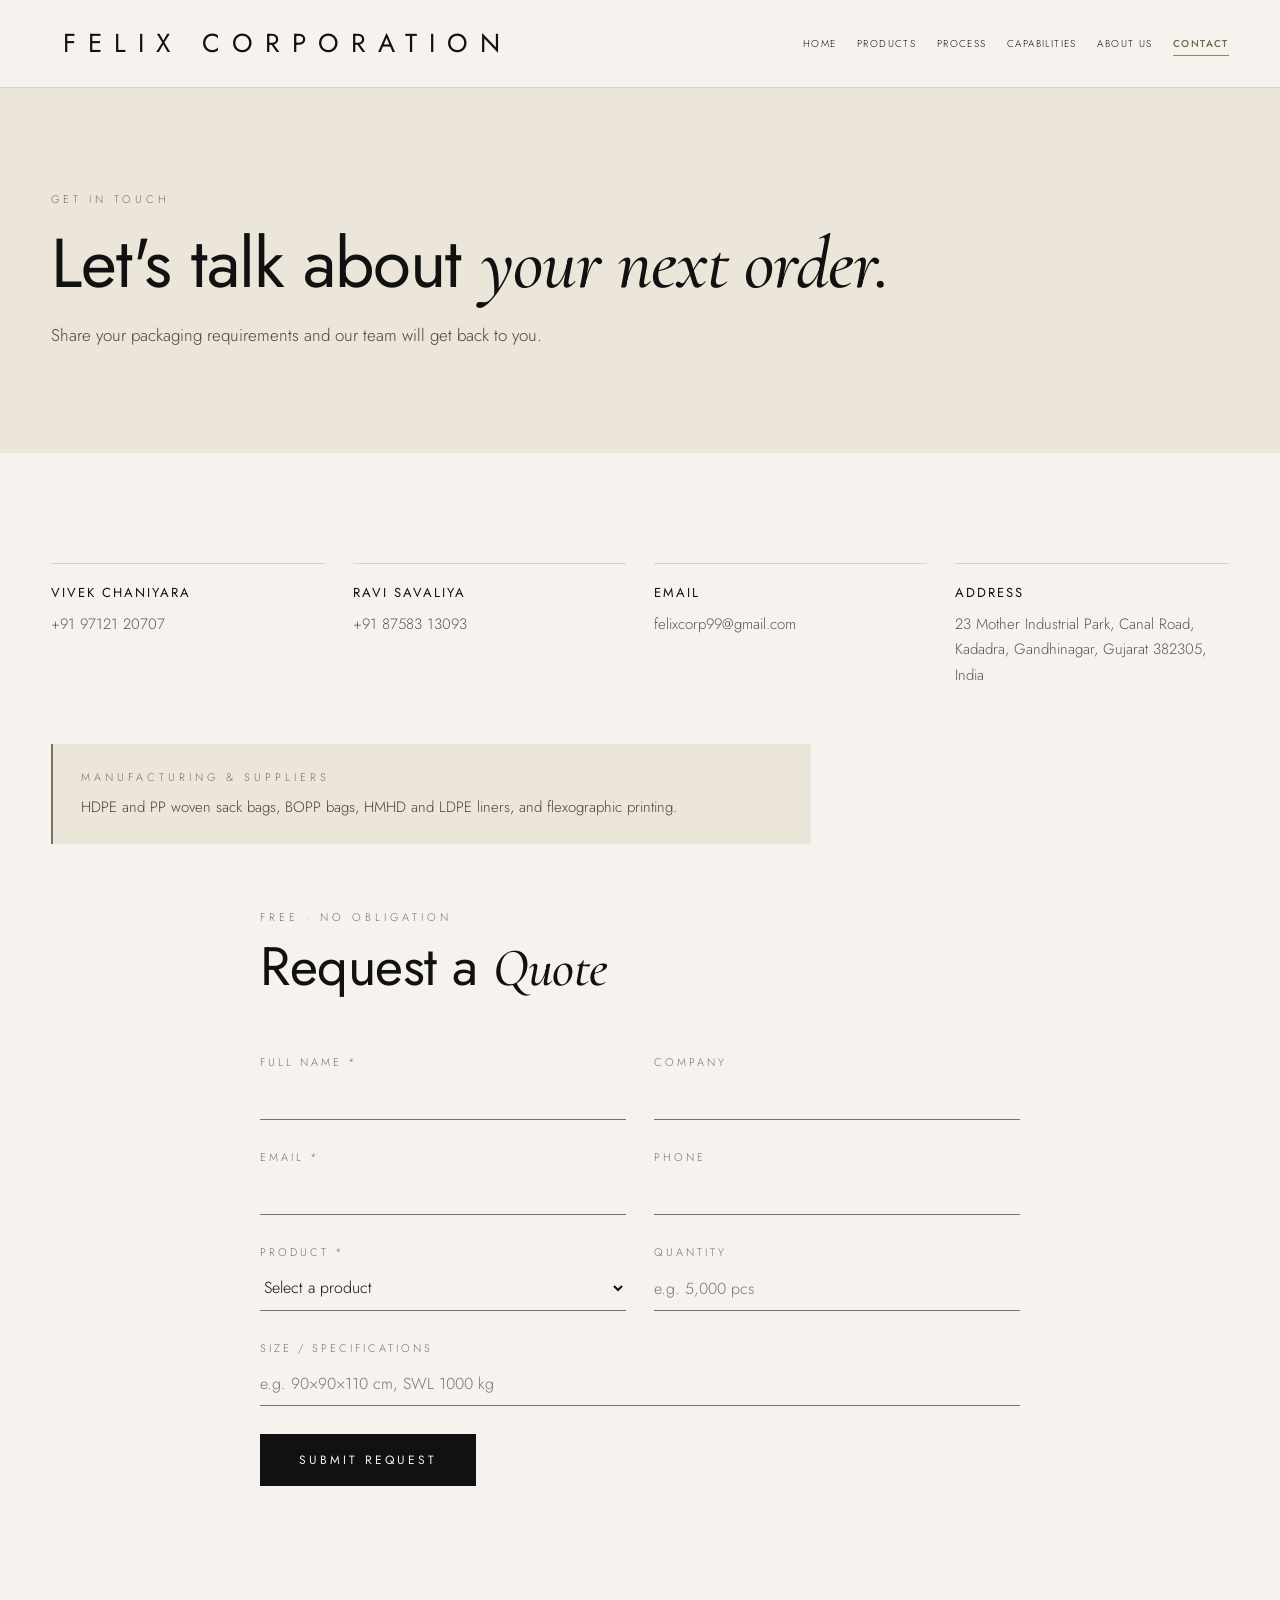
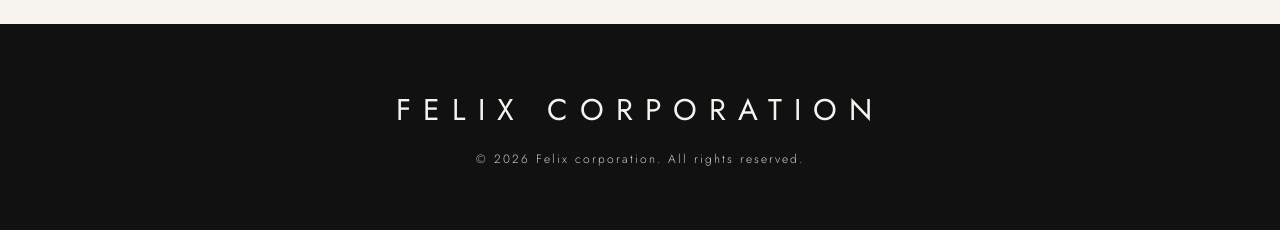
<file: website/contact.html>
<!DOCTYPE html>
<html lang="en"><head><meta charset="UTF-8"><meta name="viewport" content="width=device-width,initial-scale=1">
<title>Contact | Felix corporation</title>
<meta name="description" content="Contact Felix corporation for HDPE and PP packaging, woven sacks, liners and flexographic printing.">
<link rel="preconnect" href="https://fonts.googleapis.com"><link rel="preconnect" href="https://fonts.gstatic.com" crossorigin>
<link href="https://fonts.googleapis.com/css2?family=Cormorant+Garamond:ital,wght@0,500;1,500&family=Jost:wght@300;400;500&display=swap" rel="stylesheet">
<link rel="stylesheet" href="style.css?v=stock-photos"></head><body>
<header class="nav" id="nav"><div class="bar">
<a class="logo" href="index.html">FELIX CORPORATION</a>
<button id="burger" aria-label="Open navigation menu" aria-expanded="false" aria-controls="menu">MENU</button>
<nav id="menu" class="menu"><a href="index.html">Home</a><a href="products.html">Products</a><a href="process.html">Process</a><a href="capabilities.html">Capabilities</a><a href="about.html">About us</a><a href="contact.html" aria-current="page">Contact</a></nav>
</div></header>
<main>
<header class="page-hero"><p class="eyebrow">Get in touch</p><h1>Let's talk about <i>your next order.</i></h1><p class="lead">Share your packaging requirements and our team will get back to you.</p></header>
<section class="page-content"><div class="wrap">
<div class="contact-details">
<article><h3>Vivek Chaniyara</h3><p><a href="tel:+919712120707">+91 97121 20707</a></p></article>
<article><h3>Ravi Savaliya</h3><p><a href="tel:+918758313093">+91 87583 13093</a></p></article>
<article><h3>Email</h3><p><a href="mailto:felixcorp99@gmail.com">felixcorp99@gmail.com</a></p></article>
<article><h3>Address</h3><p>23 Mother Industrial Park, Canal Road, Kadadra, Gandhinagar, Gujarat 382305, India</p></article>
</div>
<div class="contact-offerings"><p class="tag">Manufacturing &amp; suppliers</p><p>HDPE and PP woven sack bags, BOPP bags, HMHD and LDPE liners, and flexographic printing.</p></div>
<div class="wrap narrow" style="padding:0"><div class="head" id="quote"><p class="tag">Free · No obligation</p><h2>Request a <i>Quote</i></h2></div>
<form id="qf" novalidate><div class="row"><label>Full name *<input name="name" required></label><label>Company<input name="company"></label></div>
<div class="row"><label>Email *<input type="email" name="email" required></label><label>Phone<input name="phone"></label></div>
<div class="row"><label>Product *<select name="product" id="psel" required><option value="">Select a product</option></select></label><label>Quantity<input name="quantity" placeholder="e.g. 5,000 pcs"></label></div>
<label>Size / specifications<input name="specs" placeholder="e.g. 90×90×110 cm, SWL 1000 kg"></label>
<button class="btn" type="submit">Submit Request</button><p id="msg" role="status"></p></form></div></div></section>
</main>
<footer><div class="logo">FELIX CORPORATION</div><p>© <span id="yr"></span> Felix corporation. All rights reserved.</p></footer>
<script src="script.js?v=stock-photos"></script></body></html>
</file>
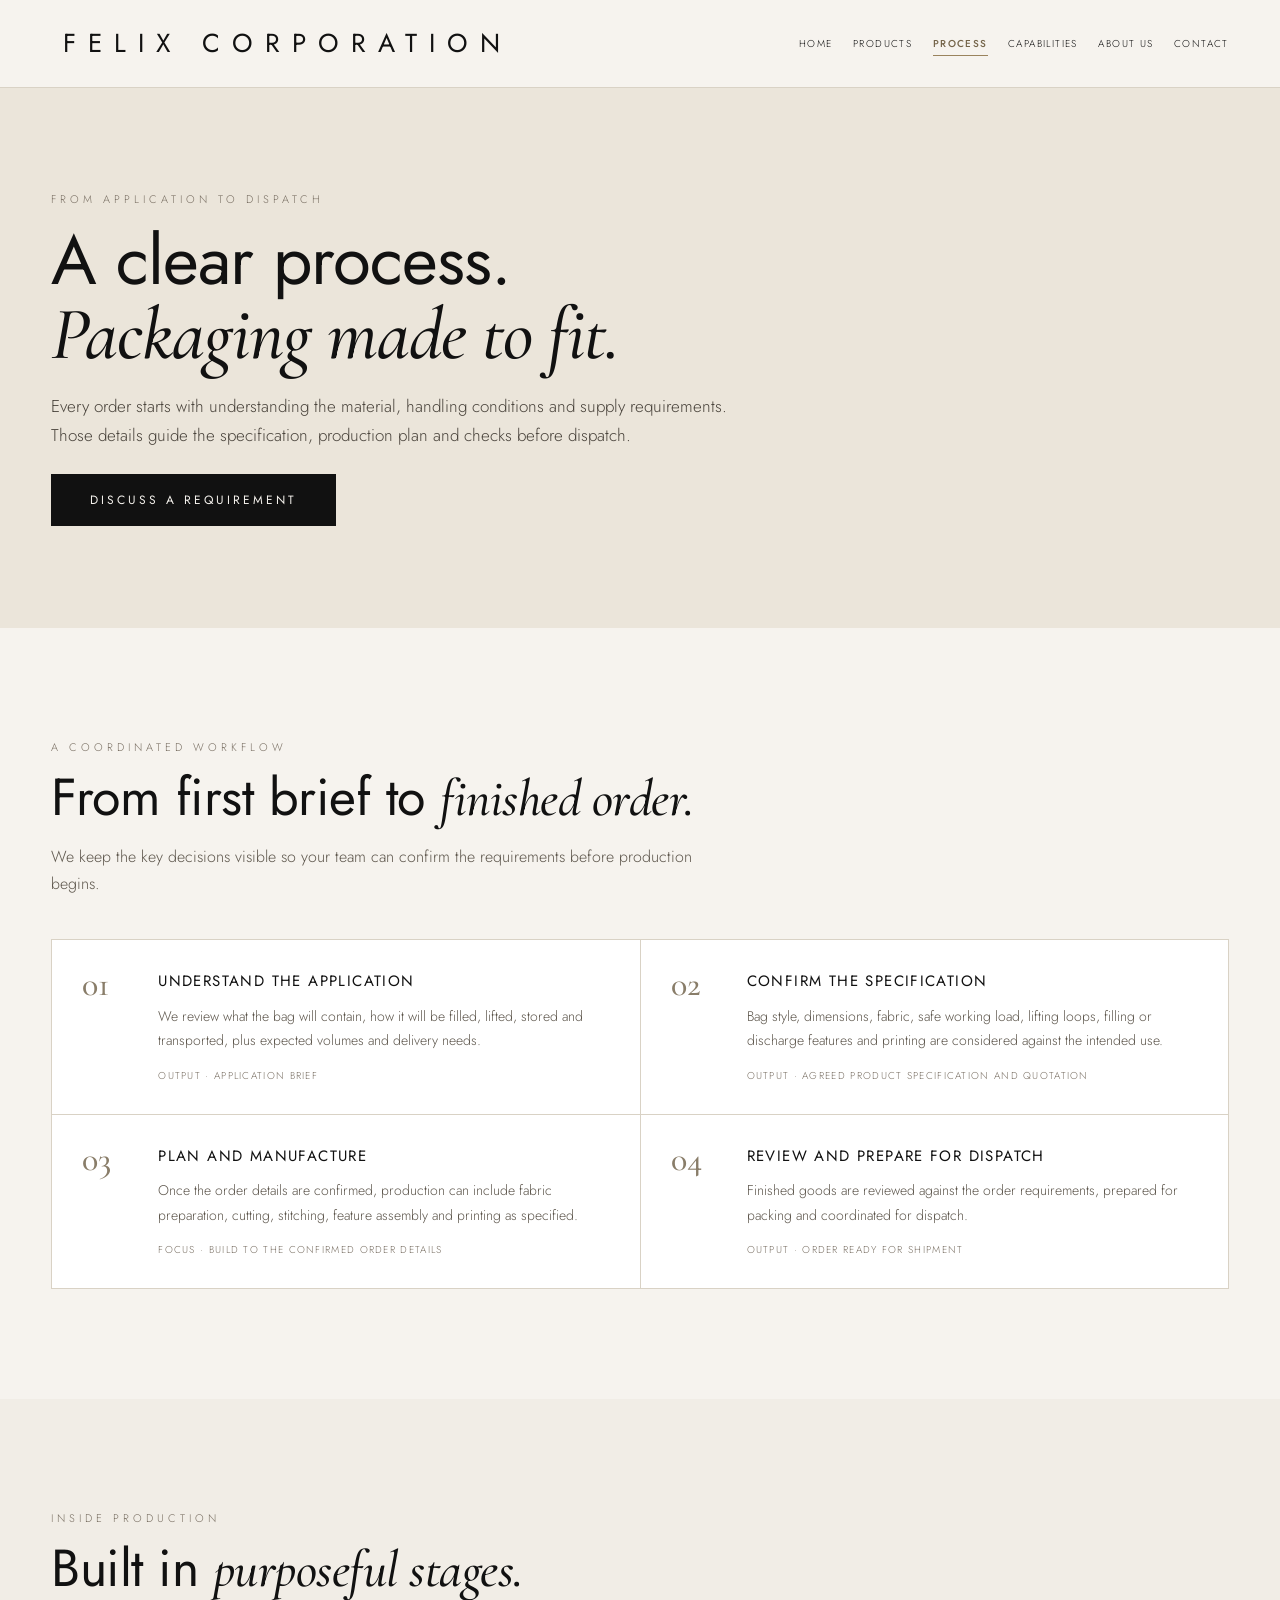
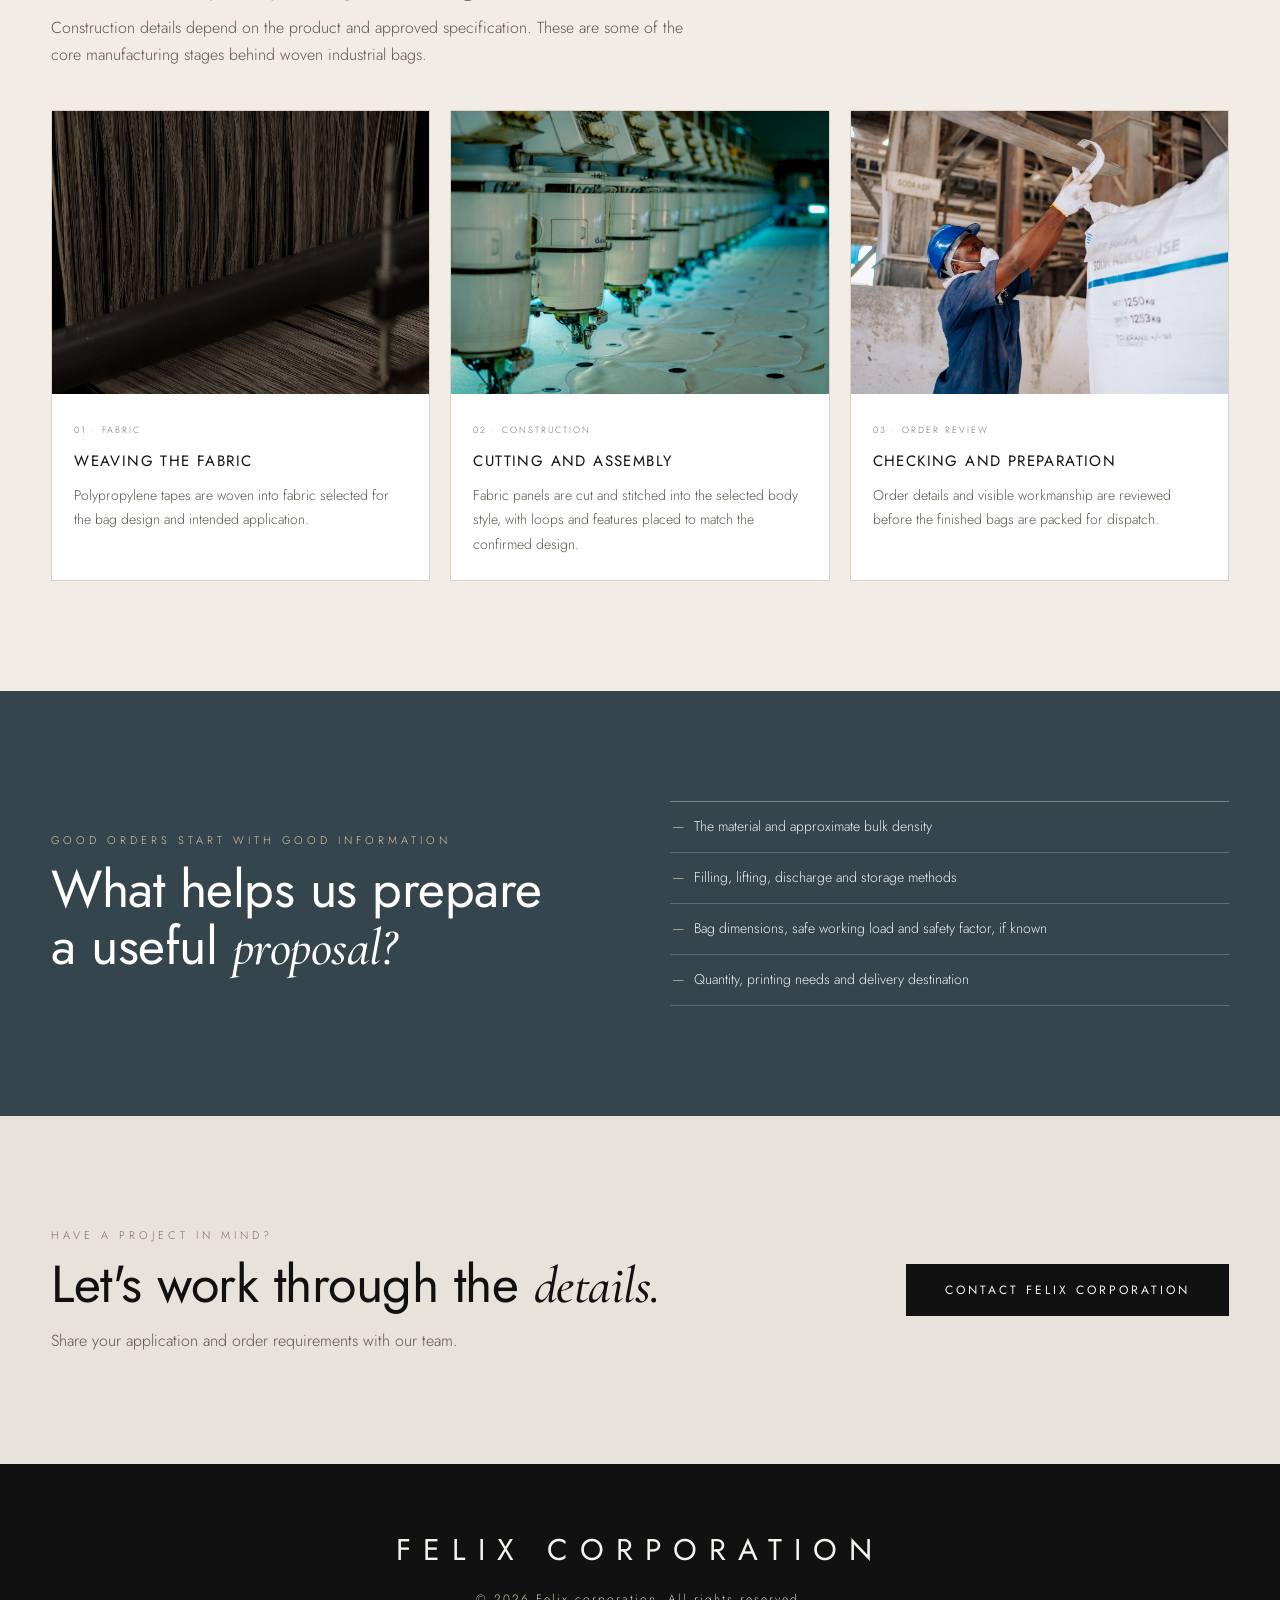
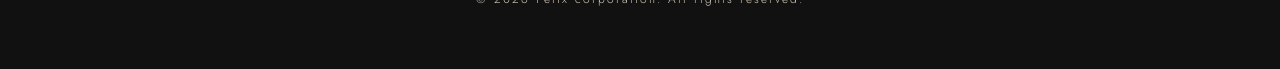
<file: website/process.html>
<!DOCTYPE html>
<html lang="en"><head><meta charset="UTF-8"><meta name="viewport" content="width=device-width,initial-scale=1">
<title>Our Process | Felix corporation</title>
<meta name="description" content="See how Felix corporation develops industrial bag orders from application review and specification through fabric production, construction and dispatch.">
<link rel="preconnect" href="https://fonts.googleapis.com"><link rel="preconnect" href="https://fonts.gstatic.com" crossorigin>
<link href="https://fonts.googleapis.com/css2?family=Cormorant+Garamond:ital,wght@0,500;1,500&family=Jost:wght@300;400;500&display=swap" rel="stylesheet">
<link rel="stylesheet" href="style.css?v=stock-photos"></head><body>
<header class="nav" id="nav"><div class="bar">
<a class="logo" href="index.html">FELIX CORPORATION</a>
<button id="burger" aria-label="Open navigation menu" aria-expanded="false" aria-controls="menu">MENU</button>
<nav id="menu" class="menu"><a href="index.html">Home</a><a href="products.html">Products</a><a href="process.html" aria-current="page">Process</a><a href="capabilities.html">Capabilities</a><a href="about.html">About us</a><a href="contact.html">Contact</a></nav>
</div></header>
<main>
<header class="page-hero process-hero"><p class="eyebrow">From application to dispatch</p><h1>A clear process.<br><i>Packaging made to fit.</i></h1><p class="lead">Every order starts with understanding the material, handling conditions and supply requirements. Those details guide the specification, production plan and checks before dispatch.</p><a class="btn process-hero-cta" href="contact.html">Discuss a requirement</a></header>
<section class="process-overview"><div class="wrap">
<div class="process-section-heading"><p class="tag">A coordinated workflow</p><h2>From first brief to <i>finished order.</i></h2><p>We keep the key decisions visible so your team can confirm the requirements before production begins.</p></div>
<div class="process-timeline">
<article><span class="process-number">01</span><div><h3>Understand the application</h3><p>We review what the bag will contain, how it will be filled, lifted, stored and transported, plus expected volumes and delivery needs.</p><small>Output · Application brief</small></div></article>
<article><span class="process-number">02</span><div><h3>Confirm the specification</h3><p>Bag style, dimensions, fabric, safe working load, lifting loops, filling or discharge features and printing are considered against the intended use.</p><small>Output · Agreed product specification and quotation</small></div></article>
<article><span class="process-number">03</span><div><h3>Plan and manufacture</h3><p>Once the order details are confirmed, production can include fabric preparation, cutting, stitching, feature assembly and printing as specified.</p><small>Focus · Build to the confirmed order details</small></div></article>
<article><span class="process-number">04</span><div><h3>Review and prepare for dispatch</h3><p>Finished goods are reviewed against the order requirements, prepared for packing and coordinated for dispatch.</p><small>Output · Order ready for shipment</small></div></article>
</div>
</div></section>
<section class="process-production"><div class="wrap">
<div class="process-section-heading"><p class="tag">Inside production</p><h2>Built in <i>purposeful stages.</i></h2><p>Construction details depend on the product and approved specification. These are some of the core manufacturing stages behind woven industrial bags.</p></div>
<div class="process-production-grid">
<article><img src="images/stock-textile-machine.jpg" alt="Illustrative stock photo of textile threads on an industrial weaving machine"><div><span>01 · FABRIC</span><h3>Weaving the fabric</h3><p>Polypropylene tapes are woven into fabric selected for the bag design and intended application.</p></div></article>
<article><img src="images/stock-sewing-floor.jpg" alt="Illustrative stock photo of industrial sewing machines in a textile workshop"><div><span>02 · CONSTRUCTION</span><h3>Cutting and assembly</h3><p>Fabric panels are cut and stitched into the selected body style, with loops and features placed to match the confirmed design.</p></div></article>
<article><img src="images/stock-bulk-bag.jpg" alt="Illustrative stock photo of a worker handling a large industrial bulk bag"><div><span>03 · ORDER REVIEW</span><h3>Checking and preparation</h3><p>Order details and visible workmanship are reviewed before the finished bags are packed for dispatch.</p></div></article>
</div>
</div></section>
<section class="process-checkpoints"><div class="wrap process-checkpoint-layout">
<div><p class="tag">Good orders start with good information</p><h2>What helps us prepare<br>a useful <i>proposal?</i></h2></div>
<ul><li>The material and approximate bulk density</li><li>Filling, lifting, discharge and storage methods</li><li>Bag dimensions, safe working load and safety factor, if known</li><li>Quantity, printing needs and delivery destination</li></ul>
</div></section>
<section class="process-contact"><div class="wrap process-contact-inner"><div><p class="tag">Have a project in mind?</p><h2>Let's work through the <i>details.</i></h2><p>Share your application and order requirements with our team.</p></div><a class="btn" href="contact.html">Contact Felix corporation</a></div></section>
</main>
<footer><div class="logo">FELIX CORPORATION</div><p>© <span id="yr"></span> Felix corporation. All rights reserved.</p></footer>
<script src="script.js?v=stock-photos"></script></body></html>
</file>
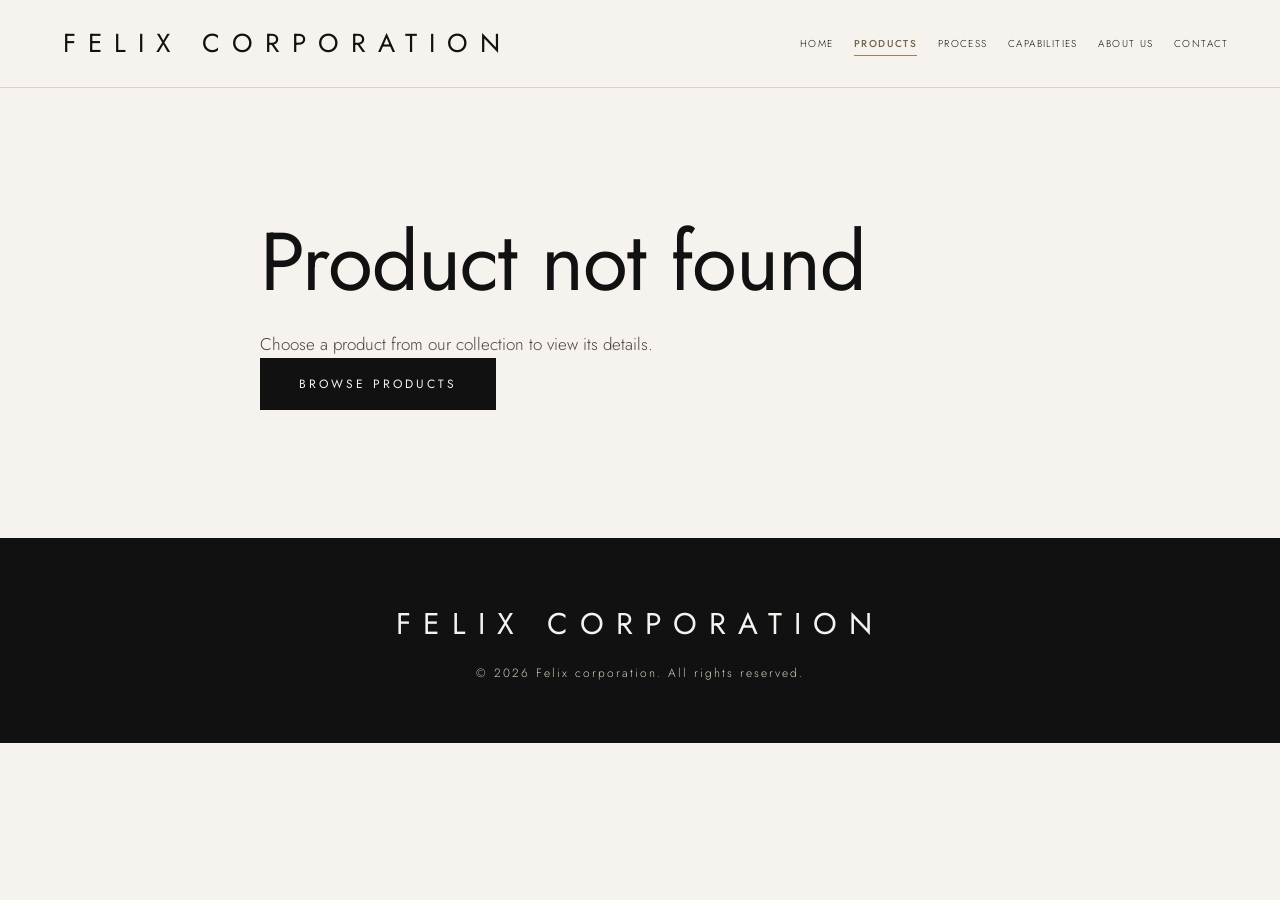
<file: website/product.html>
<!DOCTYPE html>
<html lang="en"><head><meta charset="UTF-8"><meta name="viewport" content="width=device-width,initial-scale=1">
<title>Product Details | Felix corporation</title>
<meta name="description" content="Product details, applications and benefits for Felix corporation industrial packaging.">
<link rel="preconnect" href="https://fonts.googleapis.com"><link rel="preconnect" href="https://fonts.gstatic.com" crossorigin>
<link href="https://fonts.googleapis.com/css2?family=Cormorant+Garamond:ital,wght@0,500;1,500&family=Jost:wght@300;400;500&display=swap" rel="stylesheet">
<link rel="stylesheet" href="style.css?v=stock-photos"></head><body>
<header class="nav" id="nav"><div class="bar">
<a class="logo" href="index.html">FELIX CORPORATION</a>
<button id="burger" aria-label="Open navigation menu" aria-expanded="false" aria-controls="menu">MENU</button>
<nav id="menu" class="menu"><a href="index.html">Home</a><a href="products.html" aria-current="page">Products</a><a href="process.html">Process</a><a href="capabilities.html">Capabilities</a><a href="about.html">About us</a><a href="contact.html">Contact</a></nav>
</div></header>
<main id="product-detail">
<section class="product-detail page-content">
<div class="product-detail-top">
<div class="product-detail-copy"><a class="back-link" href="products.html">← All products</a><p class="eyebrow">Felix corporation · Product details</p>
<h1 id="detail-name"></h1><p class="product-detail-summary" id="detail-summary"></p><p class="product-detail-overview-copy">Talk with our team about bag construction, dimensions and order requirements for your application.</p><a class="btn product-detail-quote" id="detail-quote" href="contact.html#quote">Request a Quote</a></div>
<div class="product-detail-photo"><img id="detail-image" src="" alt=""></div>
</div>
<div class="product-info-grid">
<article class="product-info-panel"><h2>Overview</h2><p id="detail-overview"></p></article>
<article class="product-info-panel"><h2>Key applications</h2><ul id="detail-applications"></ul></article>
<article class="product-info-panel product-benefits"><h2>Benefits</h2><ul id="detail-benefits"></ul></article>
</div>
</section>
</main>
<footer><div class="logo">FELIX CORPORATION</div><p>© <span id="yr"></span> Felix corporation. All rights reserved.</p></footer>
<script src="script.js?v=stock-photos"></script></body></html>
</file>
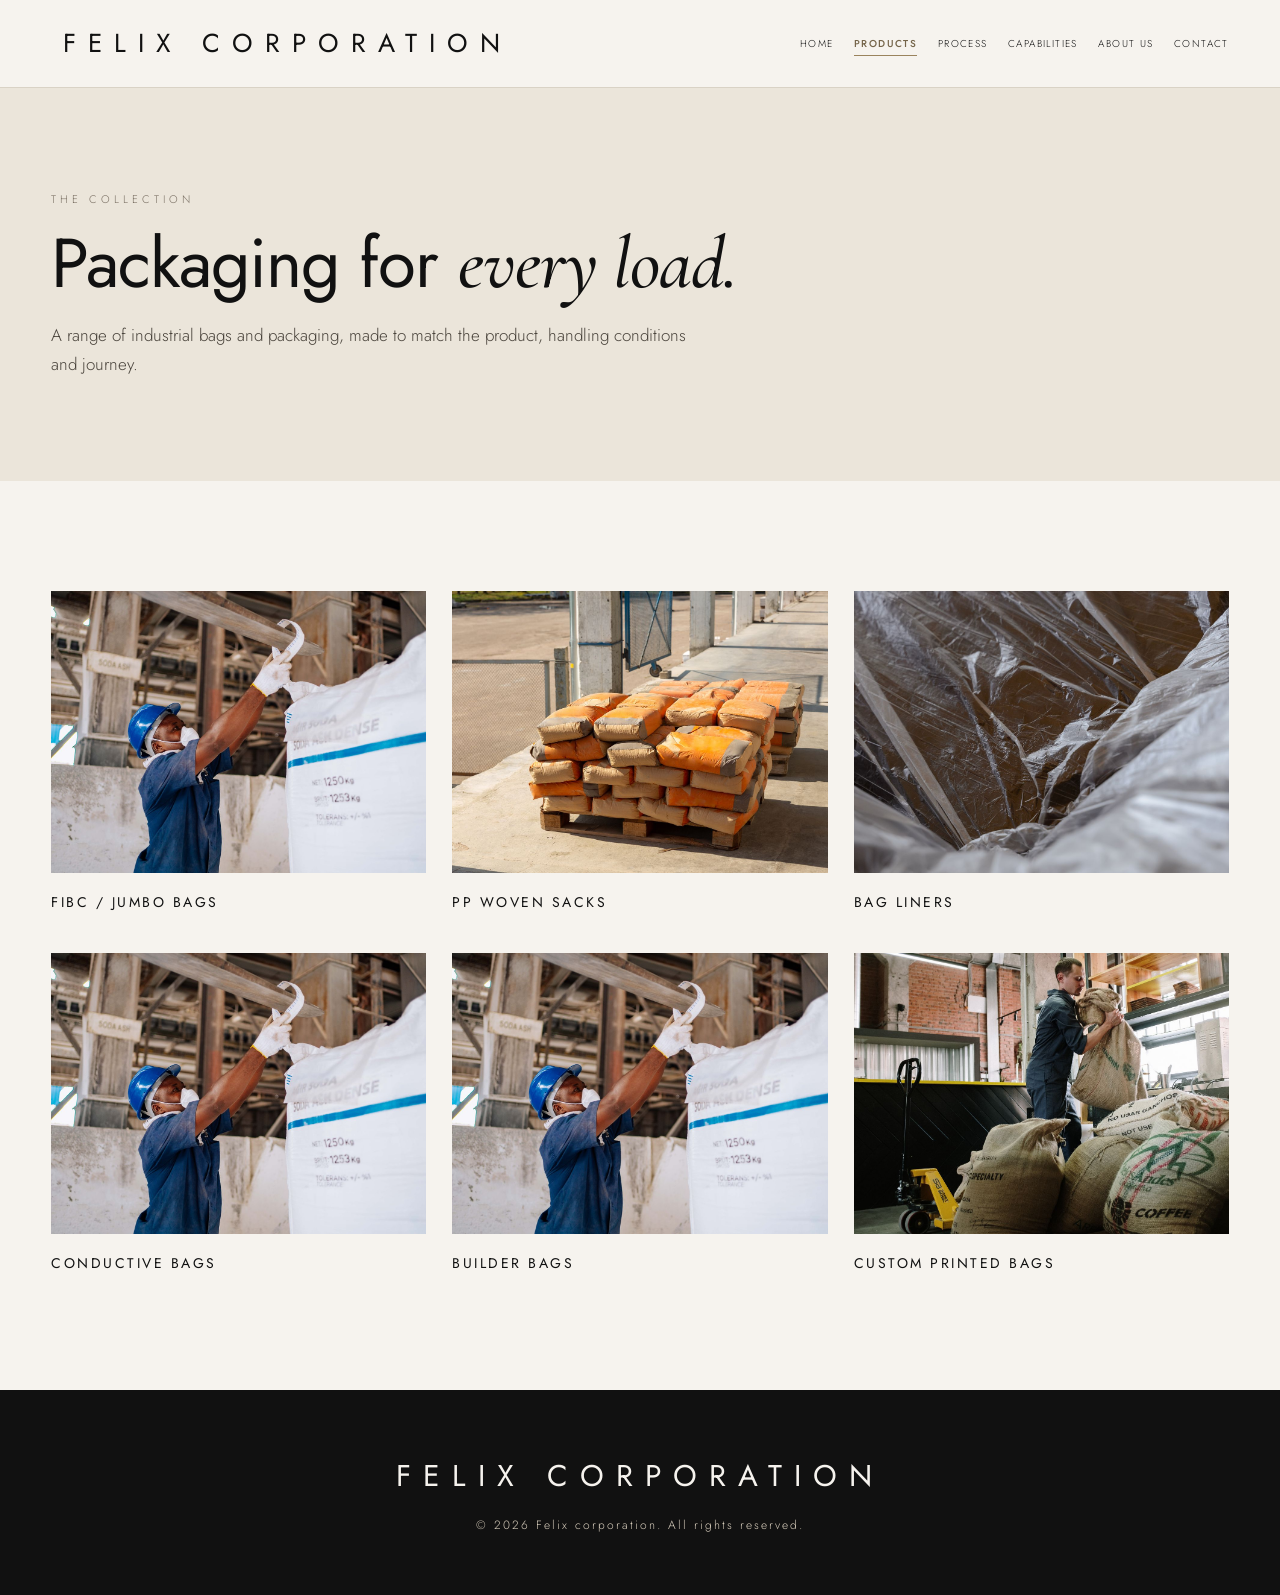
<file: website/products.html>
<!DOCTYPE html>
<html lang="en"><head><meta charset="UTF-8"><meta name="viewport" content="width=device-width,initial-scale=1">
<title>Products | Felix corporation</title>
<meta name="description" content="Explore Felix corporation industrial packaging: FIBC bags, woven sacks, liners and custom printed bags.">
<link rel="preconnect" href="https://fonts.googleapis.com"><link rel="preconnect" href="https://fonts.gstatic.com" crossorigin>
<link href="https://fonts.googleapis.com/css2?family=Cormorant+Garamond:ital,wght@0,500;1,500&family=Jost:wght@300;400;500&display=swap" rel="stylesheet">
<link rel="stylesheet" href="style.css?v=stock-photos"></head><body>
<header class="nav" id="nav"><div class="bar">
<a class="logo" href="index.html">FELIX CORPORATION</a>
<button id="burger" aria-label="Open navigation menu" aria-expanded="false" aria-controls="menu">MENU</button>
<nav id="menu" class="menu"><a href="index.html">Home</a><a href="products.html" aria-current="page">Products</a><a href="process.html">Process</a><a href="capabilities.html">Capabilities</a><a href="about.html">About us</a><a href="contact.html">Contact</a></nav>
</div></header>
<main>
<header class="page-hero"><p class="eyebrow">The Collection</p><h1>Packaging for <i>every load.</i></h1><p class="lead">A range of industrial bags and packaging, made to match the product, handling conditions and journey.</p></header>
<section class="page-content"><div class="wrap"><div class="grid" id="pgrid"></div></div></section>
</main>
<footer><div class="logo">FELIX CORPORATION</div><p>© <span id="yr"></span> Felix corporation. All rights reserved.</p></footer>
<script src="script.js?v=stock-photos"></script></body></html>
</file>
<file: website/style.css>
:root{--ink:#111;--cream:#f6f3ee;--stone:#ebe5da;--sand:#d6ccbb;--taupe:#7a7064;--line:#d9d2c5;--content:1240px;--page-gutter:clamp(20px,4vw,56px)}
*{box-sizing:border-box;margin:0}html{scroll-behavior:smooth;scroll-padding-top:90px}
body{font:300 16px/1.7 Jost,system-ui,sans-serif;color:var(--ink);background:var(--cream)}
h1,h2,h3,.logo{font-weight:400}h1 i,h2 i{font-family:'Cormorant Garamond',Georgia,serif;font-weight:500}
.wrap{width:min(calc(100% - var(--page-gutter) - var(--page-gutter)),var(--content));margin-inline:auto;padding:0}.narrow{max-width:760px}.c{text-align:center}
.ann{background:var(--ink);color:var(--cream);text-align:center;font-size:11px;letter-spacing:3px;text-transform:uppercase;padding:9px 12px}
.nav{position:sticky;top:0;z-index:20;width:100%;height:88px;background:var(--cream);border-bottom:1px solid var(--line)}
.bar{width:min(calc(100% - var(--page-gutter) - var(--page-gutter)),1600px);height:100%;margin:auto;padding:0;display:flex;flex-direction:row;align-items:center;justify-content:space-between;gap:clamp(16px,3vw,36px)}
.logo{flex:0 0 auto;font-size:26px;letter-spacing:12px;text-decoration:none;color:var(--ink);padding-left:12px}
nav{display:flex;flex-direction:row;align-items:center;justify-content:flex-end;gap:clamp(12px,1.6vw,26px)}
nav a{color:var(--ink);text-decoration:none;font-size:10px;letter-spacing:1.4px;text-transform:uppercase;position:relative;padding:4px 0;white-space:nowrap}
nav a::after{content:"";position:absolute;left:0;bottom:0;height:1px;width:0;background:var(--ink);transition:.35s}nav a:hover::after{width:100%}
nav a[aria-current="page"]{color:#746449;font-weight:500}
nav a[aria-current="page"]::after{width:100%;background:#9a835d}
.cta-link{border:1px solid var(--ink);padding:9px 20px!important}.cta-link::after{display:none}.cta-link:hover{background:var(--ink);color:var(--cream)}
#burger{display:none;background:none;border:0;font:400 12px Jost;letter-spacing:3px;justify-self:start}
.btn{display:inline-block;background:var(--ink);color:var(--cream);padding:16px 38px;border:1px solid var(--ink);font:400 12px Jost,sans-serif;letter-spacing:3px;text-transform:uppercase;text-decoration:none;cursor:pointer;transition:.35s}
.btn:hover{background:transparent;color:var(--ink)}.btn.line{background:transparent;color:var(--ink)}.btn.line:hover{background:var(--ink);color:var(--cream)}
.hero{display:grid;grid-template-columns:1.05fr 1fr;min-height:84vh}
.home-hero{position:relative;isolation:isolate;display:flex;align-items:flex-end;min-height:min(700px,calc(100vh - 36px));padding:0;overflow:hidden;background:#25313c}
.home-hero::after{position:absolute;z-index:-1;inset:0;content:"";background:linear-gradient(90deg,#101923e8 0%,#101923a8 46%,#10192320 100%),linear-gradient(0deg,#10192370,transparent 50%)}
.home-hero-image{position:absolute;z-index:-2;inset:0;width:100%;height:100%;object-fit:cover}
.home-photo-note{position:absolute;right:clamp(20px,4vw,56px);bottom:16px;color:#ffffffc9;font-size:9px;letter-spacing:1px;text-transform:uppercase}
.home-hero-copy{max-width:780px;padding:clamp(40px,7vw,100px);color:#fff}
.home-hero-copy .eyebrow{color:#e3cfab}
.home-hero-copy h1{font-size:clamp(52px,7vw,96px);margin:20px 0 24px;line-height:.98;letter-spacing:-2px}
.home-hero-copy .lead{max-width:560px;color:#f3f2ed;font-size:clamp(17px,1.6vw,21px)}
.home-hero-copy .btn{background:#f6f3ee;color:#171b20;border-color:#f6f3ee}
.home-hero-copy .btn:hover{background:transparent;color:#fff}
.home-hero-copy .btn.line{background:transparent;color:#fff;border-color:#fff}
.home-hero-copy .btn.line:hover{background:#fff;color:#171b20}
.hero-scroll{position:absolute;right:clamp(24px,4vw,56px);bottom:40px;display:flex;align-items:center;gap:14px;color:#fff;text-decoration:none;font-size:10px;letter-spacing:2px;text-transform:uppercase}
.hero-scroll span{font-size:20px}
.sectors{background:#f0f1f1}
.sector-heading{max-width:720px}
.sector-heading .lead{max-width:600px;margin-top:20px}
.sector-grid{display:grid;grid-template-columns:repeat(4,minmax(0,1fr));gap:14px}
.sector-card{position:relative;min-height:240px;padding:24px;background:#fff;color:var(--ink);text-decoration:none;border:1px solid #dedfdf;transition:transform .3s,border-color .3s}
.sector-card:hover{transform:translateY(-5px);border-color:#8e9ba2}
.sector-mark{display:block;width:54px;height:54px;margin-bottom:24px;border:1px solid #cfd2d1;border-radius:50%;background-color:#e9e6df;background-image:repeating-linear-gradient(135deg,transparent 0 7px,#92857055 7px 9px)}
.mark-mineral{border-radius:4px;background-color:#dcd9d2;background-image:repeating-linear-gradient(0deg,transparent 0 8px,#776b5966 8px 10px)}
.mark-chemical{border-radius:14px 14px 50% 50%;background-color:#e4e5e2;background-image:radial-gradient(circle at 50% 60%,#788a9566 0 5px,transparent 6px)}
.mark-food{border-radius:4px 50% 50%;background-color:#e8e1d5;background-image:linear-gradient(45deg,transparent 44%,#8a795c66 45% 49%,transparent 50%)}
.sector-label{font-size:9px;letter-spacing:2px;color:var(--taupe)}
.sector-card h3{font-size:17px;letter-spacing:.5px;margin:8px 0}
.sector-card p{max-width:235px;color:#5d564c;font-size:13px;line-height:1.6}
.sector-arrow{position:absolute;right:22px;top:22px;font-size:18px;color:#7a7064}
.page-hero{padding:clamp(64px,8vw,104px) max(var(--page-gutter),calc((100vw - var(--content))/2));background:var(--stone);min-height:300px;display:flex;flex-direction:column;justify-content:center}
.page-hero h1{max-width:850px;font-size:clamp(40px,5.4vw,72px);margin:16px 0 20px}
.page-hero .lead{max-width:640px}
.page-content{min-height:50vh}
.product-showcase{max-width:1508px;margin:0 auto;padding:36px 28px 0}
.product-showcase img{display:block;width:100%;height:auto}
.product-showcase figcaption{padding-top:10px;color:var(--taupe);font-size:11px;letter-spacing:1.5px;text-transform:uppercase}
.making{background:#f1ede6}
.making-layout{display:grid;grid-template-columns:minmax(250px,.8fr) minmax(0,1.3fr);gap:64px;align-items:center}
.making-intro h2{font-size:clamp(32px,3.8vw,48px);margin:14px 0 20px}
.making-intro .lead{font-size:16px}
.making-grid{display:grid;grid-template-columns:repeat(2,minmax(0,1fr));gap:18px}
.making-card{background:var(--cream);border:1px solid var(--line)}
.making-card img{display:block;width:100%;aspect-ratio:4/3;object-fit:cover;background:var(--sand)}
.making-card>div{padding:18px 18px 22px}
.making-card span{font-size:9px;letter-spacing:2px;color:var(--taupe)}
.making-card h3{font-size:15px;letter-spacing:.4px;margin:8px 0}
.making-card p{font-size:13px;line-height:1.65;color:#5d564c}
.text-link{display:inline-flex;align-items:center;gap:14px;margin-top:24px;color:#303d44;text-decoration:none;font-size:12px;letter-spacing:1.2px;text-transform:uppercase;border-bottom:1px solid #9ba3a2;padding-bottom:7px}
.text-link span{font-size:18px;transition:transform .2s}
.text-link:hover span{transform:translateX(4px)}
.featured-products{background:#fff}
.section-top{display:flex;align-items:flex-end;justify-content:space-between;gap:24px}
.section-top .head{max-width:620px;margin-bottom:38px}
.section-top .head .lead{max-width:560px;margin-top:18px}
.section-top>.btn{margin-bottom:42px}
.featured-products .grid{grid-template-columns:repeat(4,minmax(0,1fr));gap:18px}
.featured-products .card:nth-child(n+5){display:none}
.featured-products .tile{aspect-ratio:1.12/1}
.featured-products .card h3{font-size:12px;letter-spacing:1.7px}
.featured-products .card p{font-size:13px;line-height:1.6}
.quality-band{background:#35454d;color:#fff}
.quality-layout{display:grid;grid-template-columns:1fr 1fr;align-items:center;gap:70px}
.quality-band .tag{color:#dbc9a9}
.quality-band h2{font-size:clamp(34px,4.5vw,58px)}
.quality-layout>div:last-child p{max-width:500px;color:#e2e5e3}
.quality-btn{margin-top:26px;background:#f6f3ee;border-color:#f6f3ee;color:#202a2f}
.quality-btn:hover{color:#fff}
.process-preview{background:#f6f3ee}
.process-preview .head{margin-bottom:42px}
.process-steps{display:grid;grid-template-columns:repeat(3,minmax(0,1fr));border-top:1px solid var(--line);border-bottom:1px solid var(--line)}
.process-steps article{padding:26px 28px 30px 0}
.process-steps article+article{border-left:1px solid var(--line);padding-left:28px}
.process-steps article>span{font:500 32px/1 'Cormorant Garamond',serif;color:#897d69}
.process-steps h3{font-size:13px;letter-spacing:1.5px;text-transform:uppercase;margin:14px 0 6px}
.process-steps p{max-width:310px;color:#5d564c;font-size:14px}
.home-cta{background:#e8e3da}
.home-cta-inner{display:flex;align-items:center;justify-content:space-between;gap:32px}
.home-cta h2{font-size:clamp(30px,4vw,46px);margin:12px 0}
.home-cta-inner>div>p:last-child{color:#5d564c}
.feature-grid{display:grid;grid-template-columns:repeat(auto-fit,minmax(220px,1fr));gap:28px;border-top:1px solid var(--line);padding-top:30px}
.feature-grid article{padding-right:24px}
.feature-grid h3{font-size:13px;letter-spacing:2.5px;text-transform:uppercase;margin-bottom:8px}
.feature-grid p{color:#5d564c;font-size:15px}
.contact-details{display:grid;grid-template-columns:repeat(auto-fit,minmax(200px,1fr));gap:28px;margin:0 0 56px}
.contact-details article{border-top:1px solid var(--line);padding-top:18px}
.contact-details h3{font-size:13px;letter-spacing:2px;text-transform:uppercase;margin-bottom:8px}
.contact-details p,.contact-details a{color:#5d564c;font-size:15px}
.contact-details a{text-decoration:none}
.contact-details a:hover{text-decoration:underline}
.contact-offerings{max-width:760px;margin:0 0 64px;padding:24px 28px;background:var(--stone);border-left:2px solid var(--taupe)}
.contact-offerings .tag{margin-bottom:8px}
.contact-offerings>p:last-child{color:#4a443c;font-size:15px}
.hero-t{padding:90px 7vw 70px;display:flex;flex-direction:column;justify-content:center}
.eyebrow,.tag{font-size:11px;letter-spacing:4px;text-transform:uppercase;color:var(--taupe)}
h1{font-size:clamp(44px,6.4vw,88px);line-height:1.02;margin:22px 0 26px;letter-spacing:-1px}h1 i{font-size:1.08em}
.lead{max-width:470px;color:#4a443c;font-size:17px}.cta{display:flex;gap:16px;margin-top:40px;flex-wrap:wrap}
.hero-v{position:relative;background:var(--sand);overflow:hidden}
.weave{position:absolute;inset:0;background:repeating-linear-gradient(0deg,#0000 0 9px,#7a706433 9px 10px),repeating-linear-gradient(90deg,#0000 0 9px,#7a706433 9px 10px),linear-gradient(160deg,#e3d9c7,#b9ab93);animation:drift 30s linear infinite}
@keyframes drift{to{background-position:200px 200px,200px 200px,0 0}}
.badge{position:absolute;left:34px;bottom:34px;background:var(--cream);padding:22px 30px;text-align:center}
.badge b,.facts b{display:block;font:500 44px/1 'Cormorant Garamond',serif}.badge small,.facts small{font-size:11px;letter-spacing:3px;text-transform:uppercase;color:var(--taupe)}
.facts{display:grid;grid-template-columns:repeat(auto-fit,minmax(170px,1fr));border-block:1px solid var(--line);text-align:center}
.facts>div{padding:36px 10px;border-right:1px solid var(--line)}.facts>div:last-child{border:0}
section{padding:110px 0}.stone{background:var(--stone)}.ink{background:var(--ink);color:var(--cream)}.ink .tag{color:var(--sand)}
.head{margin-bottom:56px}h2{font-size:clamp(32px,4.4vw,54px);line-height:1.1;margin-top:10px;letter-spacing:-.5px}
.grid{display:grid;gap:34px 26px;grid-template-columns:repeat(auto-fit,minmax(min(100%,280px),1fr))}
.page-content #pgrid .tile{aspect-ratio:4/3}
.card{display:block;position:relative}.tile{aspect-ratio:4/5;position:relative;overflow:hidden;background:var(--sand)}
.card .no{display:none}
.tile::before{content:"";position:absolute;inset:0;background:repeating-linear-gradient(0deg,#0000 0 7px,#5c524633 7px 8px),repeating-linear-gradient(90deg,#0000 0 7px,#5c524633 7px 8px),linear-gradient(var(--a,160deg),var(--c1),var(--c2));transition:transform 1s}
.tile::before{pointer-events:none}
.tile .product-image{display:block;position:absolute;inset:0;width:100%;height:100%;object-fit:cover}
.tile .product-image-link{position:absolute;inset:0;display:block}
.no{position:absolute;top:16px;left:18px;font:500 20px 'Cormorant Garamond',serif;color:#fff;z-index:1}
.product-name-link{color:inherit;text-decoration:none}
.product-detail{width:min(calc(100% - var(--page-gutter) - var(--page-gutter)),1100px);max-width:1100px;margin-inline:auto;padding:clamp(32px,5vw,56px) 0 clamp(56px,7vw,80px)}
.product-detail-top{display:grid;grid-template-columns:minmax(0,1.05fr) minmax(0,.95fr);gap:36px;align-items:stretch;margin-bottom:24px}
.product-detail-copy{padding:8px 0;align-self:center}
.back-link{display:inline-block;margin-bottom:24px;color:var(--taupe);font-size:11px;letter-spacing:1.5px;text-decoration:none;text-transform:uppercase}
.product-detail-copy .eyebrow{margin-bottom:12px}
.product-detail-copy h1{font-size:clamp(42px,5vw,68px);margin:0 0 18px;line-height:1.04}
.product-detail-summary{max-width:520px;font-size:16px;color:#4a443c}
.product-detail-overview-copy{max-width:560px;margin-top:14px;color:#4a443c;font-size:15px}
.product-detail-copy .btn{margin-top:24px}
.product-detail-photo{min-height:0;height:clamp(320px,36vw,440px);background:var(--stone);overflow:hidden}
.product-detail-photo img{width:100%;height:100%;object-fit:cover}
.product-info-grid{display:grid;grid-template-columns:1fr 1fr;gap:18px}
.product-info-panel{padding:22px;background:var(--stone);border:1px solid var(--line);min-height:150px}
.product-info-panel h2{font-size:15px;letter-spacing:1.7px;text-transform:uppercase;margin:0 0 12px}
.product-info-panel p,.product-info-panel li{font-size:14px;line-height:1.7;color:#3f3b36}
.product-info-panel ul{padding-left:18px;margin:0}
.product-info-panel li{padding:4px 0 4px 4px}
.product-benefits{grid-column:1 / -1}
.product-detail>.text-link{margin-top:26px}
.card h3{font-size:14px;letter-spacing:2.5px;text-transform:uppercase;margin:18px 0 4px}.card p{color:#5d564c;font-size:14.5px}
.steps,.caps{display:grid;grid-template-columns:repeat(auto-fit,minmax(230px,1fr));border-top:1px solid var(--ink)}
.steps>div,.caps>div{padding:30px 28px 10px 0}.steps i{font:500 38px 'Cormorant Garamond',serif;font-style:normal;color:var(--taupe)}
.steps h3,.caps h3{font-size:13px;letter-spacing:3px;text-transform:uppercase;margin:8px 0 8px}.steps p,.caps p{color:#5d564c;font-size:15px}
blockquote{font:italic 500 clamp(26px,3.6vw,42px)/1.3 'Cormorant Garamond',serif;margin:22px 0}cite{font-size:12px;letter-spacing:3px;text-transform:uppercase;color:var(--sand);font-style:normal}
.faq details{border-bottom:1px solid var(--line);padding:22px 0}.faq summary{cursor:pointer;list-style:none;display:flex;justify-content:space-between;font-size:14px;letter-spacing:1.5px;text-transform:uppercase}
.faq summary::after{content:"+";font-size:22px;line-height:1}.faq details[open] summary::after{content:"–"}.faq p{margin-top:12px;color:#5d564c}
form{display:grid;gap:28px}.row{display:grid;grid-template-columns:1fr 1fr;gap:28px}
label{display:grid;gap:4px;font-size:11px;letter-spacing:3px;text-transform:uppercase;color:var(--taupe)}
input,select,textarea{font:300 16px Jost,sans-serif;letter-spacing:0;text-transform:none;padding:10px 0;background:transparent;color:var(--ink);border:0;border-bottom:1px solid var(--taupe);border-radius:0;width:100%;transition:.3s}
input:focus,select:focus,textarea:focus{outline:0;border-color:var(--ink);padding-left:8px}
form .btn{justify-self:start}#msg{font-size:15px}.ok{color:#2f6b3d}.err{color:#a33}
footer{background:var(--ink);color:var(--sand);text-align:center;padding:60px 20px;font-size:12px;letter-spacing:2px}footer .logo{color:var(--cream);font-size:30px;margin-bottom:14px;padding:0}
footer .photo-disclaimer{margin:0 auto 10px;color:#c7c2b8;font-size:10px;letter-spacing:.5px}
.rv{opacity:0;transform:translateY(24px);transition:opacity .9s,transform .9s}.rv.in{opacity:1;transform:none}
.process-hero{min-height:360px}
.process-hero .lead{max-width:700px}
.process-hero-cta{align-self:flex-start;margin-top:24px}
.process-overview,.process-production{background:var(--cream)}
.process-section-heading{max-width:760px;margin-bottom:42px}
.process-section-heading h2,.process-checkpoints h2,.process-contact h2{font-size:clamp(32px,4.2vw,52px);margin:12px 0 16px}
.process-section-heading>p:last-child{max-width:650px;color:#5d564c}
.process-timeline{display:grid;grid-template-columns:repeat(2,minmax(0,1fr));border-top:1px solid var(--line);border-left:1px solid var(--line)}
.process-timeline article{display:grid;grid-template-columns:58px minmax(0,1fr);gap:18px;padding:28px 30px 30px;border-right:1px solid var(--line);border-bottom:1px solid var(--line);background:#fff}
.process-number{font:500 34px/1 'Cormorant Garamond',Georgia,serif;color:#897d69}
.process-timeline h3,.process-production-grid h3{font-size:15px;letter-spacing:1.4px;text-transform:uppercase;margin:1px 0 9px}
.process-timeline p,.process-production-grid p{font-size:14px;line-height:1.75;color:#5d564c}
.process-timeline small{display:block;margin-top:14px;color:var(--taupe);font-size:10px;letter-spacing:1.3px;text-transform:uppercase}
.process-production{background:#f1ede6}
.process-production-grid{display:grid;grid-template-columns:repeat(3,minmax(0,1fr));gap:20px}
.process-production-grid article{background:#fff;border:1px solid var(--line)}
.process-production-grid img{display:block;width:100%;aspect-ratio:4/3;object-fit:cover;background:var(--sand)}
.process-production-grid article>div{padding:20px 22px 24px}
.process-production-grid article span{font-size:9px;letter-spacing:2px;color:var(--taupe)}
.process-production-grid h3{margin:8px 0}
.process-checkpoints{background:#35454d;color:#fff}
.process-checkpoint-layout{display:grid;grid-template-columns:1fr 1fr;align-items:center;gap:60px}
.process-checkpoints .tag{color:#dbc9a9}
.process-checkpoints h2{margin-bottom:0}
.process-checkpoint-layout ul{list-style:none;padding:0;border-top:1px solid #ffffff55}
.process-checkpoint-layout li{position:relative;padding:13px 0 13px 24px;border-bottom:1px solid #ffffff35;color:#f0f0ed;font-size:14px}
.process-checkpoint-layout li::before{position:absolute;left:2px;content:"—";color:#dbc9a9}
.process-contact{background:#e8e3da}
.process-contact-inner{display:flex;align-items:center;justify-content:space-between;gap:32px}
.process-contact h2{margin:12px 0}
.process-contact-inner>div>p:last-child{color:#5d564c}
.about-hero{background:#ebe7e0}
.about-hero .lead{max-width:700px}
.about-foundation{padding-block:clamp(56px,7vw,84px);background:#f6f3ee}
.about-foundation-grid{display:grid;grid-template-columns:minmax(0,.94fr) minmax(0,1.06fr);gap:22px;align-items:stretch}
.about-statement,.about-history,.about-image,.about-card,.about-values,.about-why{border:1px solid var(--line);border-radius:10px;overflow:hidden}
.about-statement{padding:clamp(24px,3vw,38px);background:#f0ede8}
.about-mission{display:flex;flex-direction:column;justify-content:flex-start;min-height:620px}
.about-mark{width:42px;height:42px;display:grid;place-items:center;border:1px solid #405a9f;border-radius:50%;color:#405a9f;font-size:20px;line-height:1}
.about-statement .tag,.about-history .tag{margin-top:20px}
.about-statement h2,.about-history h2{font-size:clamp(26px,3vw,38px);margin:10px 0 14px}
.about-statement>p:last-child,.about-history>p:last-child{max-width:520px;color:#5d564c;font-size:14px}
.about-side{display:grid;grid-template-rows:auto auto minmax(210px,1fr);gap:16px}
.about-history{padding:clamp(22px,3vw,34px);background:#ebe5da}
.about-history .tag{margin-top:0}
.about-history h2{max-width:440px}
.about-image{margin:0;min-height:230px;background:#d6ccbb}
.about-image img{display:block;width:100%;height:100%;min-height:230px;object-fit:cover}
.about-image figcaption{padding:11px 16px;color:#5d564c;background:#f0ede8;font-size:11px;letter-spacing:.5px}
.about-difference{background:#f0ede8}
.about-heading{max-width:760px;margin:0 auto 38px;text-align:center}
.about-heading h2{font-size:clamp(32px,4.2vw,52px);margin:12px 0}
.about-card-grid{display:grid;grid-template-columns:repeat(2,minmax(0,1fr));gap:18px}
.about-card{background:#f6f3ee}
.about-card img{display:block;width:100%;height:190px;object-fit:cover;background:var(--sand)}
.about-card>div{padding:20px 22px 24px}
.about-card span,.about-values>span{font-size:9px;letter-spacing:2px;color:var(--taupe)}
.about-card h3,.about-values h3{font-size:15px;letter-spacing:1.5px;text-transform:uppercase;margin:8px 0}
.about-card p{font-size:13px;line-height:1.7;color:#5d564c}
.about-values{padding:24px;background:#e8e3da}
.about-values ul{list-style:none;padding:0;margin:14px 0 0;border-top:1px solid var(--line)}
.about-values li{padding:10px 0;border-bottom:1px solid var(--line);font-size:13px;color:#4a443c}
.about-why{margin-top:18px;padding:clamp(28px,5vw,56px);background:#35454d;color:#fff}
.about-why .tag{color:#dbc9a9}
.about-why h2{max-width:760px;font-size:clamp(30px,4vw,48px);margin:12px 0}
.about-why>p:last-child{max-width:720px;color:#e2e5e3}
.about-contact{background:#e8e3da}
.about-contact-inner{display:flex;align-items:center;justify-content:space-between;gap:32px}
.about-contact h2{max-width:700px;font-size:clamp(32px,4.2vw,52px);margin:12px 0}
.capabilities-hero .lead{max-width:720px}
.capabilities-intro{padding-block:clamp(48px,6vw,72px);background:var(--cream)}
.capabilities-intro-layout{display:grid;grid-template-columns:1fr 1fr;gap:48px;align-items:end}
.capabilities-intro h2,.capabilities-options h2,.capabilities-cta h2{font-size:clamp(32px,4.2vw,52px);margin:12px 0}
.capabilities-intro-layout>p,.capabilities-options-layout>div>p:not(.tag),.capabilities-cta-inner>div>p:last-child{max-width:620px;color:#5d564c;font-size:15px}
.capabilities-work{background:#f0ede8}
.capability-grid{display:grid;grid-template-columns:repeat(2,minmax(0,1fr));gap:18px}
.capability-card{background:#f6f3ee;border:1px solid var(--line)}
.capability-card img{display:block;width:100%;height:clamp(190px,24vw,290px);object-fit:cover;background:var(--sand)}
.capability-card>div{padding:22px 24px 26px}
.capability-card span{font-size:9px;letter-spacing:2px;color:var(--taupe)}
.capability-card h3{font-size:16px;letter-spacing:1.4px;text-transform:uppercase;margin:9px 0}
.capability-card p{max-width:540px;color:#5d564c;font-size:14px;line-height:1.75}
.capabilities-options{background:var(--cream)}
.capabilities-options-layout{display:grid;grid-template-columns:1fr 1fr;gap:64px;align-items:center}
.capabilities-options-layout ul{list-style:none;padding:0;border-top:1px solid var(--line)}
.capabilities-options-layout li{position:relative;padding:14px 0 14px 24px;border-bottom:1px solid var(--line);color:#4a443c;font-size:14px}
.capabilities-options-layout li::before{position:absolute;left:2px;content:"—";color:var(--taupe)}
.capabilities-options .text-link{margin-top:24px}
.capabilities-cta{background:#e8e3da}
.capabilities-cta-inner{display:flex;align-items:center;justify-content:space-between;gap:36px}
@media(max-width:1100px){.making-layout{grid-template-columns:1fr;gap:36px}.featured-products .grid{grid-template-columns:repeat(2,minmax(0,1fr))}}
@media(max-width:1000px){.nav{position:sticky;top:0;bottom:auto;width:100%;height:74px;border-left:0;border-bottom:1px solid var(--line)}
#burger{display:block;justify-self:end;padding:12px 0 12px 12px;color:var(--ink);cursor:pointer}
.bar{width:calc(100% - 2 * var(--page-gutter));height:74px;display:grid;grid-template-columns:1fr auto;align-items:center;gap:0}
nav.menu{display:none;position:absolute;top:74px;right:var(--page-gutter);width:min(340px,calc(100vw - 2 * var(--page-gutter)));background:var(--cream);flex-direction:column;align-items:flex-start;padding:24px;gap:18px;border:1px solid var(--line);box-shadow:0 12px 28px #1112}
nav.menu.open{display:flex}
.product-detail-top{grid-template-columns:minmax(0,1fr);gap:24px}
.product-detail-photo{grid-row:1;height:clamp(300px,45vw,420px)}
.home-hero{min-height:min(680px,calc(100svh - 74px))}
.home-hero-copy{padding:clamp(42px,7vw,80px)}
.hero-scroll{bottom:28px;right:var(--page-gutter)}
.sector-grid{grid-template-columns:repeat(2,minmax(0,1fr))}
.making-grid{grid-template-columns:repeat(2,minmax(0,1fr))}
.quality-layout{grid-template-columns:1fr;gap:26px}
.page-content{padding-block:clamp(56px,8vw,84px)}
.page-content #pgrid{padding:0}
.product-detail{padding-block:36px 64px}
.row{grid-template-columns:1fr 1fr}
.product-detail-info{grid-template-columns:1fr}
.process-production-grid{grid-template-columns:repeat(2,minmax(0,1fr))}
.process-checkpoint-layout{grid-template-columns:1fr;gap:30px}
.about-foundation-grid{grid-template-columns:1fr}
.about-mission{min-height:0}
.about-side{grid-template-columns:repeat(2,minmax(0,1fr));grid-template-rows:auto auto}
.about-vision{grid-column:1}
.about-image{grid-column:2;grid-row:1 / span 2}
.capabilities-intro-layout,.capabilities-options-layout{grid-template-columns:1fr;gap:24px}
.capability-card img{height:clamp(190px,30vw,260px)}
section{padding-block:clamp(56px,7vw,80px)}
}
@media(max-width:640px){:root{--page-gutter:20px}
.hero{grid-template-columns:1fr}.hero-v{min-height:300px}.hero-t{padding:52px 24px}
.page-hero{padding-block:58px;min-height:260px}
.page-hero h1{font-size:clamp(38px,10vw,54px);margin:14px 0}
.page-hero .eyebrow,.eyebrow,.tag{letter-spacing:2.5px}
.home-hero{min-height:min(650px,calc(100svh - 74px))}
.home-hero-copy{padding:40px 24px 88px}
.home-photo-note{right:20px;bottom:10px;font-size:8px}
.home-hero-copy h1{font-size:clamp(46px,12vw,64px);letter-spacing:-1.5px}
.hero-scroll{font-size:9px;bottom:22px}
.sector-grid{grid-template-columns:repeat(2,minmax(0,1fr))}
.making-grid,.featured-products .grid{grid-template-columns:1fr}
.sector-grid{grid-template-columns:1fr}
.sector-card{min-height:200px}
.section-top,.home-cta-inner{align-items:flex-start;flex-direction:column}
.section-top .head{margin-bottom:18px}
.section-top>.btn{margin-bottom:30px}
.process-steps{grid-template-columns:1fr}
.process-steps article+article{border-left:0;border-top:1px solid var(--line);padding-left:0}
.process-timeline{grid-template-columns:1fr}
.process-timeline article{grid-template-columns:42px minmax(0,1fr);gap:12px;padding:22px 18px}
.process-production-grid{grid-template-columns:1fr}
.process-contact-inner{align-items:flex-start;flex-direction:column}
.about-side{grid-template-columns:1fr;grid-template-rows:auto}
.about-vision,.about-image{grid-column:auto;grid-row:auto}
.about-image{min-height:200px}
.about-image img{min-height:200px}
.about-card-grid{grid-template-columns:1fr}
.about-contact-inner{align-items:flex-start;flex-direction:column}
.capability-grid{grid-template-columns:1fr}
.capability-card img{height:auto;aspect-ratio:4/3}
.capabilities-cta-inner{align-items:flex-start;flex-direction:column}
.product-detail{padding:28px 0 56px}
.product-detail-photo{height:clamp(250px,78vw,360px)}
.product-detail-copy h1{font-size:clamp(36px,9vw,50px)}
.product-info-grid{grid-template-columns:1fr;gap:12px}
.product-info-panel{padding:18px;min-height:0}
.product-benefits{grid-column:auto}
.row{grid-template-columns:1fr}
.contact-details{grid-template-columns:1fr;gap:20px;margin-bottom:40px}
.head{margin-bottom:34px}
section{padding-block:64px}
.page-content{padding-block:52px}
.cta{gap:12px;margin-top:28px}
.btn{padding:13px 22px;font-size:11px}
}
@media(prefers-reduced-motion:reduce){*{animation:none!important;transition:none!important}.rv{opacity:1;transform:none}}
</file>
